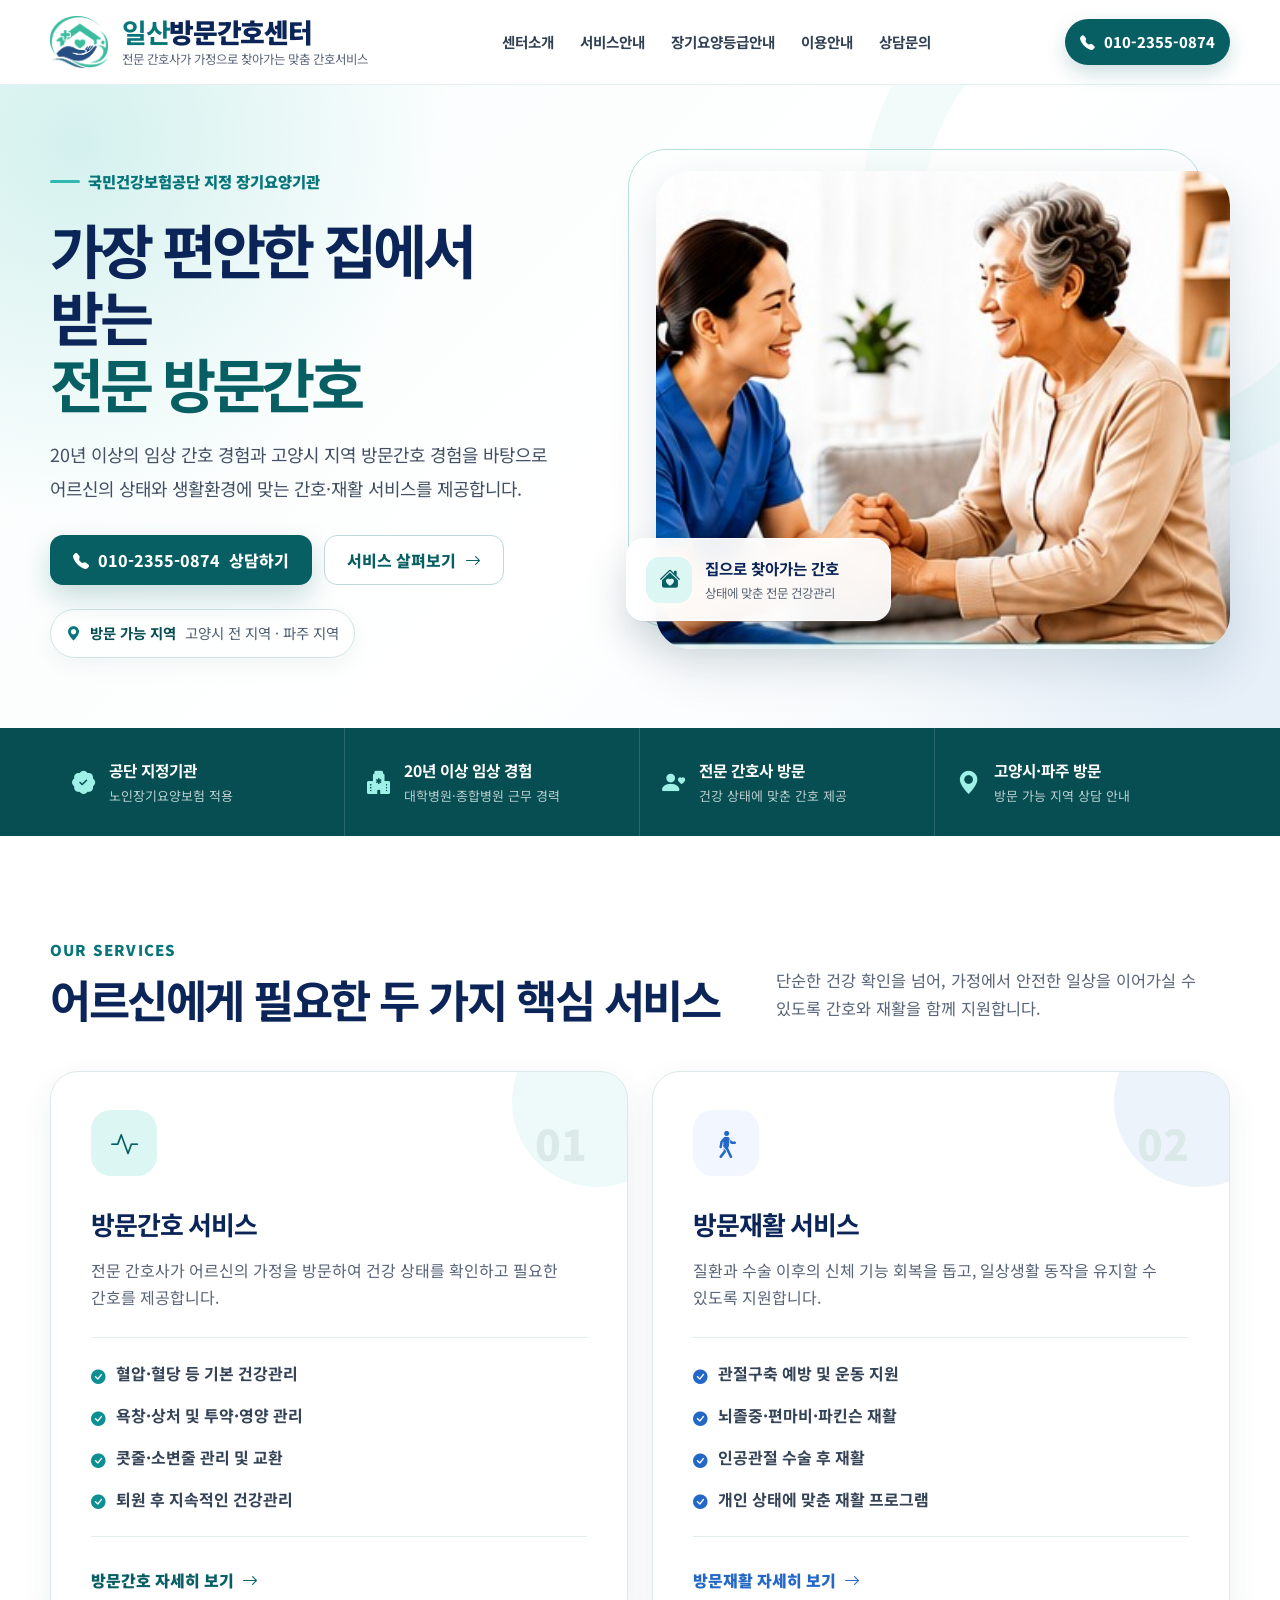
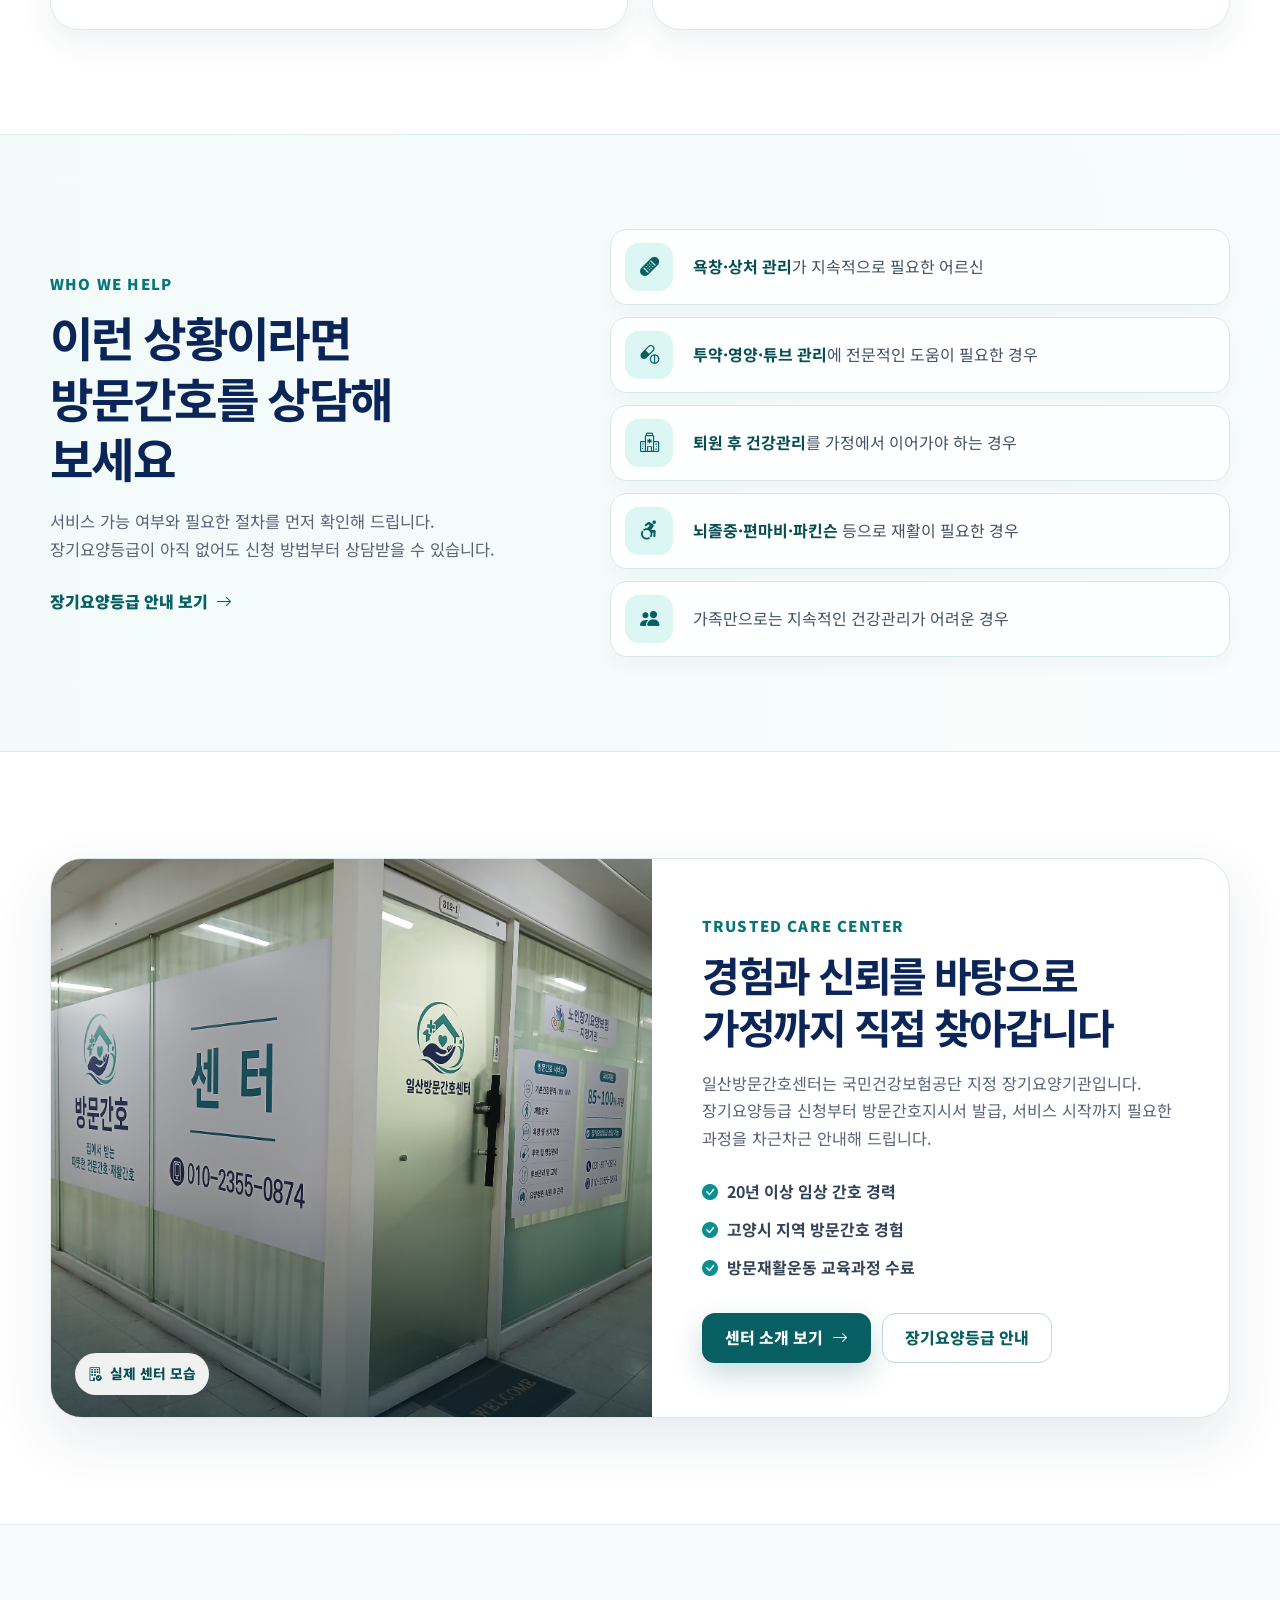
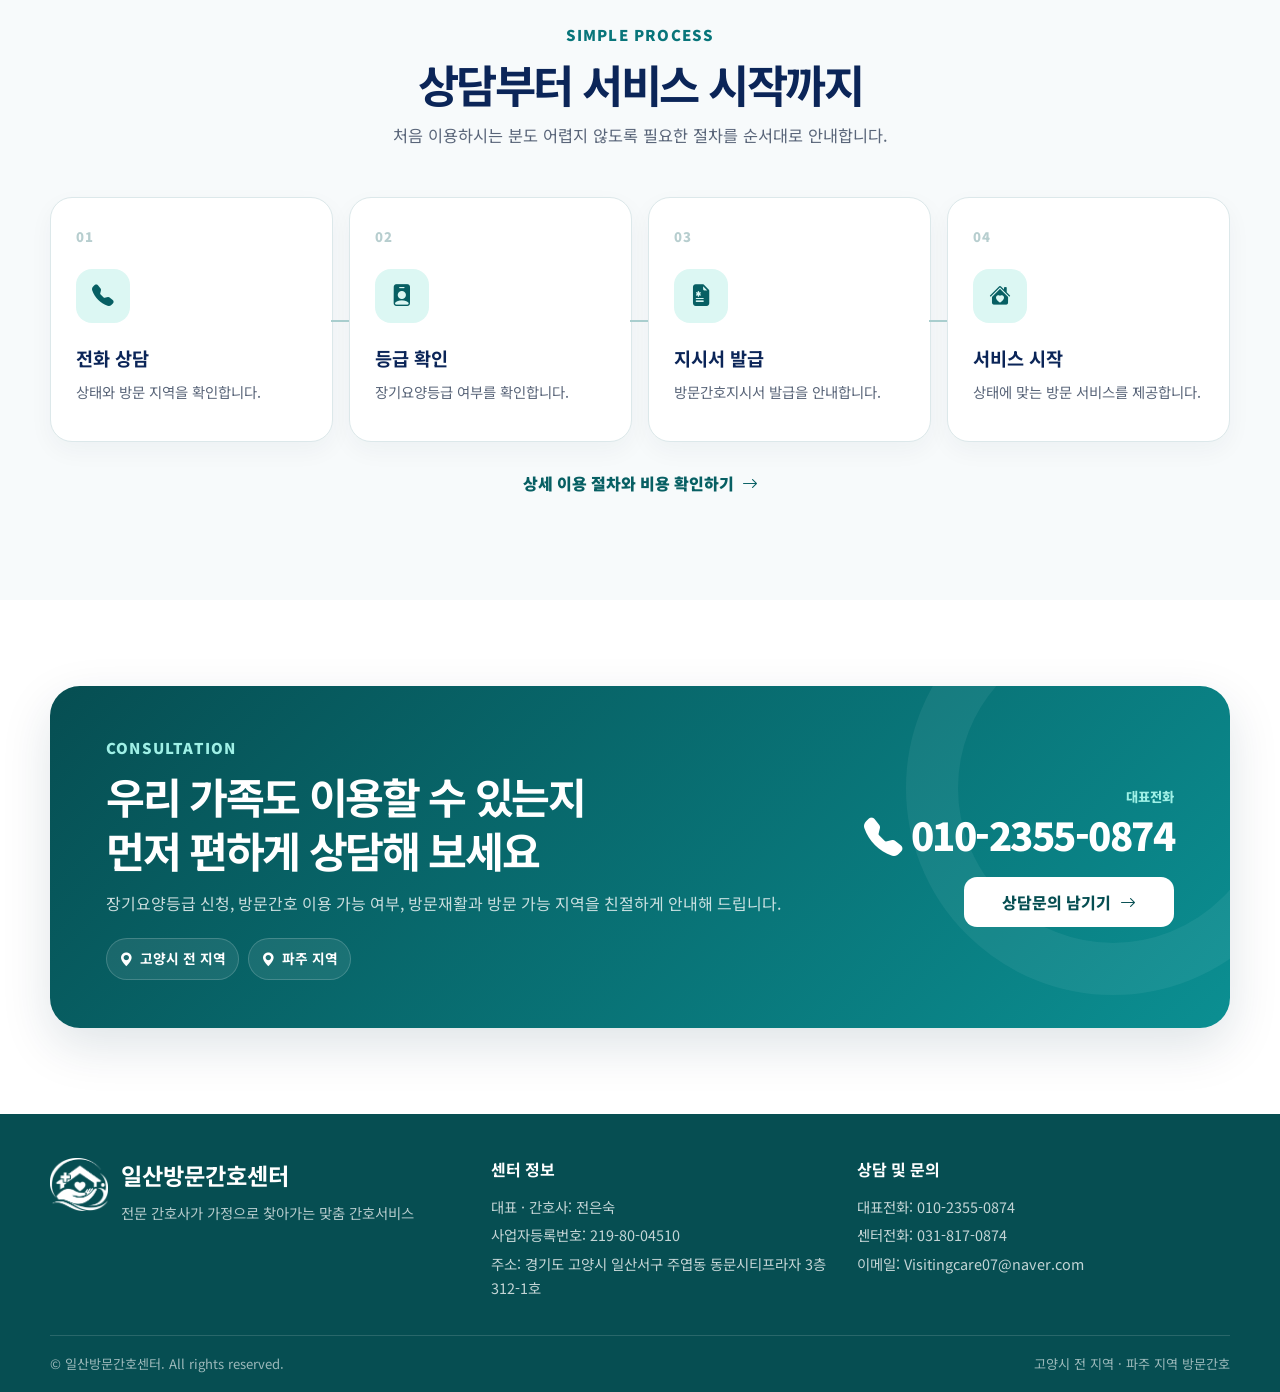
<file: index.html>
<!doctype html>
<html lang="ko">
<head>
  <meta charset="utf-8">
  <meta name="viewport" content="width=device-width, initial-scale=1">
  <meta name="description" content="고양시와 파주 지역을 방문하는 일산방문간호센터. 방문간호, 방문재활, 장기요양등급 상담을 제공합니다.">
  <title>일산방문간호센터 | 방문간호·방문재활</title>
  <link rel="preconnect" href="https://fonts.googleapis.com">
  <link rel="preconnect" href="https://fonts.gstatic.com" crossorigin>
  <link href="https://fonts.googleapis.com/css2?family=Noto+Sans+KR:wght@400;500;700;800;900&display=swap" rel="stylesheet">
  <link rel="stylesheet" href="https://cdn.jsdelivr.net/npm/bootstrap-icons@1.11.3/font/bootstrap-icons.min.css">
  <link rel="stylesheet" href="assets/css/styles.css">
  <link rel="stylesheet" href="assets/css/home.css">
</head>
<body data-page="home">
  <div data-site-header></div>

  <main id="main-content">
    <section class="hero home-hero">
      <div class="container hero-grid home-hero-grid">
        <div class="home-hero-copy fade-up">
          <span class="eyebrow">국민건강보험공단 지정 장기요양기관</span>
          <h1>가장 편안한 집에서 받는<br><em>전문 방문간호</em></h1>
          <p>20년 이상의 임상 간호 경험과 고양시 지역 방문간호 경험을 바탕으로 어르신의 상태와 생활환경에 맞는 간호·재활 서비스를 제공합니다.</p>
          <div class="hero-actions">
            <a class="btn btn-primary" href="tel:" data-phone-link="main">
              <i class="bi bi-telephone-fill"></i>
              <span data-phone-text="main"></span> 상담하기
            </a>
            <a class="btn btn-secondary" href="services.html">
              서비스 살펴보기 <i class="bi bi-arrow-right"></i>
            </a>
          </div>
          <div class="home-hero-note">
            <i class="bi bi-geo-alt-fill"></i>
            <span><strong>방문 가능 지역</strong> 고양시 전 지역 · 파주 지역</span>
          </div>
        </div>

        <div class="hero-photo home-hero-photo fade-up">
          <img src="assets/images/care-smile.jpg" alt="방문간호사가 어르신의 손을 잡고 대화하는 모습">
          <div class="home-photo-badge" aria-hidden="true">
            <i class="bi bi-house-heart-fill"></i>
            <div><strong>집으로 찾아가는 간호</strong><span>상태에 맞춘 전문 건강관리</span></div>
          </div>
        </div>
      </div>
    </section>

    <section class="home-trust-strip" aria-label="센터 주요 특징">
      <div class="container home-trust-grid">
        <div class="home-trust-item">
          <i class="bi bi-patch-check-fill"></i>
          <div><strong>공단 지정기관</strong><span>노인장기요양보험 적용</span></div>
        </div>
        <div class="home-trust-item">
          <i class="bi bi-hospital-fill"></i>
          <div><strong>20년 이상 임상 경험</strong><span>대학병원·종합병원 근무 경력</span></div>
        </div>
        <div class="home-trust-item">
          <i class="bi bi-person-heart"></i>
          <div><strong>전문 간호사 방문</strong><span>건강 상태에 맞춘 간호 제공</span></div>
        </div>
        <div class="home-trust-item">
          <i class="bi bi-geo-alt-fill"></i>
          <div><strong>고양시·파주 방문</strong><span>방문 가능 지역 상담 안내</span></div>
        </div>
      </div>
    </section>

    <section class="section home-services-section">
      <div class="container">
        <div class="home-section-heading fade-up">
          <div>
            <span class="section-kicker">Our Services</span>
            <h2 class="section-title">어르신에게 필요한 두 가지 핵심 서비스</h2>
          </div>
          <p>단순한 건강 확인을 넘어, 가정에서 안전한 일상을 이어가실 수 있도록 간호와 재활을 함께 지원합니다.</p>
        </div>

        <div class="home-service-grid">
          <article class="home-service-card home-service-card--nursing fade-up">
            <div class="home-service-top">
              <div class="home-service-icon"><i class="bi bi-activity"></i></div>
              <span>01</span>
            </div>
            <h3>방문간호 서비스</h3>
            <p>전문 간호사가 어르신의 가정을 방문하여 건강 상태를 확인하고 필요한 간호를 제공합니다.</p>
            <ul class="home-service-list">
              <li><i class="bi bi-check-circle-fill"></i>혈압·혈당 등 기본 건강관리</li>
              <li><i class="bi bi-check-circle-fill"></i>욕창·상처 및 투약·영양 관리</li>
              <li><i class="bi bi-check-circle-fill"></i>콧줄·소변줄 관리 및 교환</li>
              <li><i class="bi bi-check-circle-fill"></i>퇴원 후 지속적인 건강관리</li>
            </ul>
            <a class="home-service-link" href="services.html">
              방문간호 자세히 보기 <i class="bi bi-arrow-right"></i>
            </a>
          </article>

          <article class="home-service-card home-service-card--rehab fade-up">
            <div class="home-service-top">
              <div class="home-service-icon"><i class="bi bi-person-walking"></i></div>
              <span>02</span>
            </div>
            <h3>방문재활 서비스</h3>
            <p>질환과 수술 이후의 신체 기능 회복을 돕고, 일상생활 동작을 유지할 수 있도록 지원합니다.</p>
            <ul class="home-service-list">
              <li><i class="bi bi-check-circle-fill"></i>관절구축 예방 및 운동 지원</li>
              <li><i class="bi bi-check-circle-fill"></i>뇌졸중·편마비·파킨슨 재활</li>
              <li><i class="bi bi-check-circle-fill"></i>인공관절 수술 후 재활</li>
              <li><i class="bi bi-check-circle-fill"></i>개인 상태에 맞춘 재활 프로그램</li>
            </ul>
            <a class="home-service-link" href="services.html">
              방문재활 자세히 보기 <i class="bi bi-arrow-right"></i>
            </a>
          </article>
        </div>
      </div>
    </section>

    <section class="section home-needs-section">
      <div class="container home-needs-grid">
        <div class="home-needs-copy fade-up">
          <span class="section-kicker">Who We Help</span>
          <h2>이런 상황이라면<br>방문간호를 상담해 보세요</h2>
          <p>서비스 가능 여부와 필요한 절차를 먼저 확인해 드립니다. 장기요양등급이 아직 없어도 신청 방법부터 상담받을 수 있습니다.</p>
          <a class="text-link" href="long-term-care.html">장기요양등급 안내 보기 <i class="bi bi-arrow-right"></i></a>
        </div>
        <div class="home-needs-list fade-up">
          <div><i class="bi bi-bandaid-fill"></i><span><strong>욕창·상처 관리</strong>가 지속적으로 필요한 어르신</span></div>
          <div><i class="bi bi-capsule-pill"></i><span><strong>투약·영양·튜브 관리</strong>에 전문적인 도움이 필요한 경우</span></div>
          <div><i class="bi bi-hospital"></i><span><strong>퇴원 후 건강관리</strong>를 가정에서 이어가야 하는 경우</span></div>
          <div><i class="bi bi-person-wheelchair"></i><span><strong>뇌졸중·편마비·파킨슨</strong> 등으로 재활이 필요한 경우</span></div>
          <div><i class="bi bi-people-fill"></i><span>가족만으로는 지속적인 건강관리가 어려운 경우</span></div>
        </div>
      </div>
    </section>

    <section class="section home-center-section">
      <div class="container home-center-panel fade-up">
        <div class="home-center-photo">
          <img src="assets/images/center-main.jpg" alt="일산방문간호센터 출입구와 외부 모습">
          <span><i class="bi bi-building-check"></i> 실제 센터 모습</span>
        </div>
        <div class="home-center-copy">
          <span class="section-kicker">Trusted Care Center</span>
          <h2>경험과 신뢰를 바탕으로<br>가정까지 직접 찾아갑니다</h2>
          <p>일산방문간호센터는 국민건강보험공단 지정 장기요양기관입니다. 장기요양등급 신청부터 방문간호지시서 발급, 서비스 시작까지 필요한 과정을 차근차근 안내해 드립니다.</p>
          <div class="home-center-points">
            <span><i class="bi bi-check-circle-fill"></i>20년 이상 임상 간호 경력</span>
            <span><i class="bi bi-check-circle-fill"></i>고양시 지역 방문간호 경험</span>
            <span><i class="bi bi-check-circle-fill"></i>방문재활운동 교육과정 수료</span>
          </div>
          <div class="home-center-actions">
            <a class="btn btn-primary" href="center.html">센터 소개 보기 <i class="bi bi-arrow-right"></i></a>
            <a class="btn btn-secondary" href="long-term-care.html">장기요양등급 안내</a>
          </div>
        </div>
      </div>
    </section>

    <section class="section home-process-section">
      <div class="container">
        <div class="home-section-heading home-section-heading--center fade-up">
          <div>
            <span class="section-kicker">Simple Process</span>
            <h2 class="section-title">상담부터 서비스 시작까지</h2>
          </div>
          <p>처음 이용하시는 분도 어렵지 않도록 필요한 절차를 순서대로 안내합니다.</p>
        </div>

        <ol class="home-process-list fade-up">
          <li><span>01</span><i class="bi bi-telephone-fill"></i><strong>전화 상담</strong><p>상태와 방문 지역을 확인합니다.</p></li>
          <li><span>02</span><i class="bi bi-person-badge-fill"></i><strong>등급 확인</strong><p>장기요양등급 여부를 확인합니다.</p></li>
          <li><span>03</span><i class="bi bi-file-earmark-medical-fill"></i><strong>지시서 발급</strong><p>방문간호지시서 발급을 안내합니다.</p></li>
          <li><span>04</span><i class="bi bi-house-heart-fill"></i><strong>서비스 시작</strong><p>상태에 맞는 방문 서비스를 제공합니다.</p></li>
        </ol>
        <div class="home-process-link fade-up">
          <a href="guide.html">상세 이용 절차와 비용 확인하기 <i class="bi bi-arrow-right"></i></a>
        </div>
      </div>
    </section>

    <section class="section home-contact-section">
      <div class="container home-contact-panel fade-up">
        <div class="home-contact-copy">
          <span class="section-kicker">Consultation</span>
          <h2>우리 가족도 이용할 수 있는지<br>먼저 편하게 상담해 보세요</h2>
          <p>장기요양등급 신청, 방문간호 이용 가능 여부, 방문재활과 방문 가능 지역을 친절하게 안내해 드립니다.</p>
          <div class="home-contact-regions">
            <span><i class="bi bi-geo-alt-fill"></i>고양시 전 지역</span>
            <span><i class="bi bi-geo-alt-fill"></i>파주 지역</span>
          </div>
        </div>
        <div class="home-contact-action">
          <small>대표전화</small>
          <a href="tel:" data-phone-link="main"><i class="bi bi-telephone-fill"></i><span data-phone-text="main"></span></a>
          <a class="btn btn-light" href="contact.html">상담문의 남기기 <i class="bi bi-arrow-right"></i></a>
        </div>
      </div>
    </section>
  </main>

  <div data-site-footer></div>
  <script src="assets/js/main.js"></script>
</body>
</html>
</file>
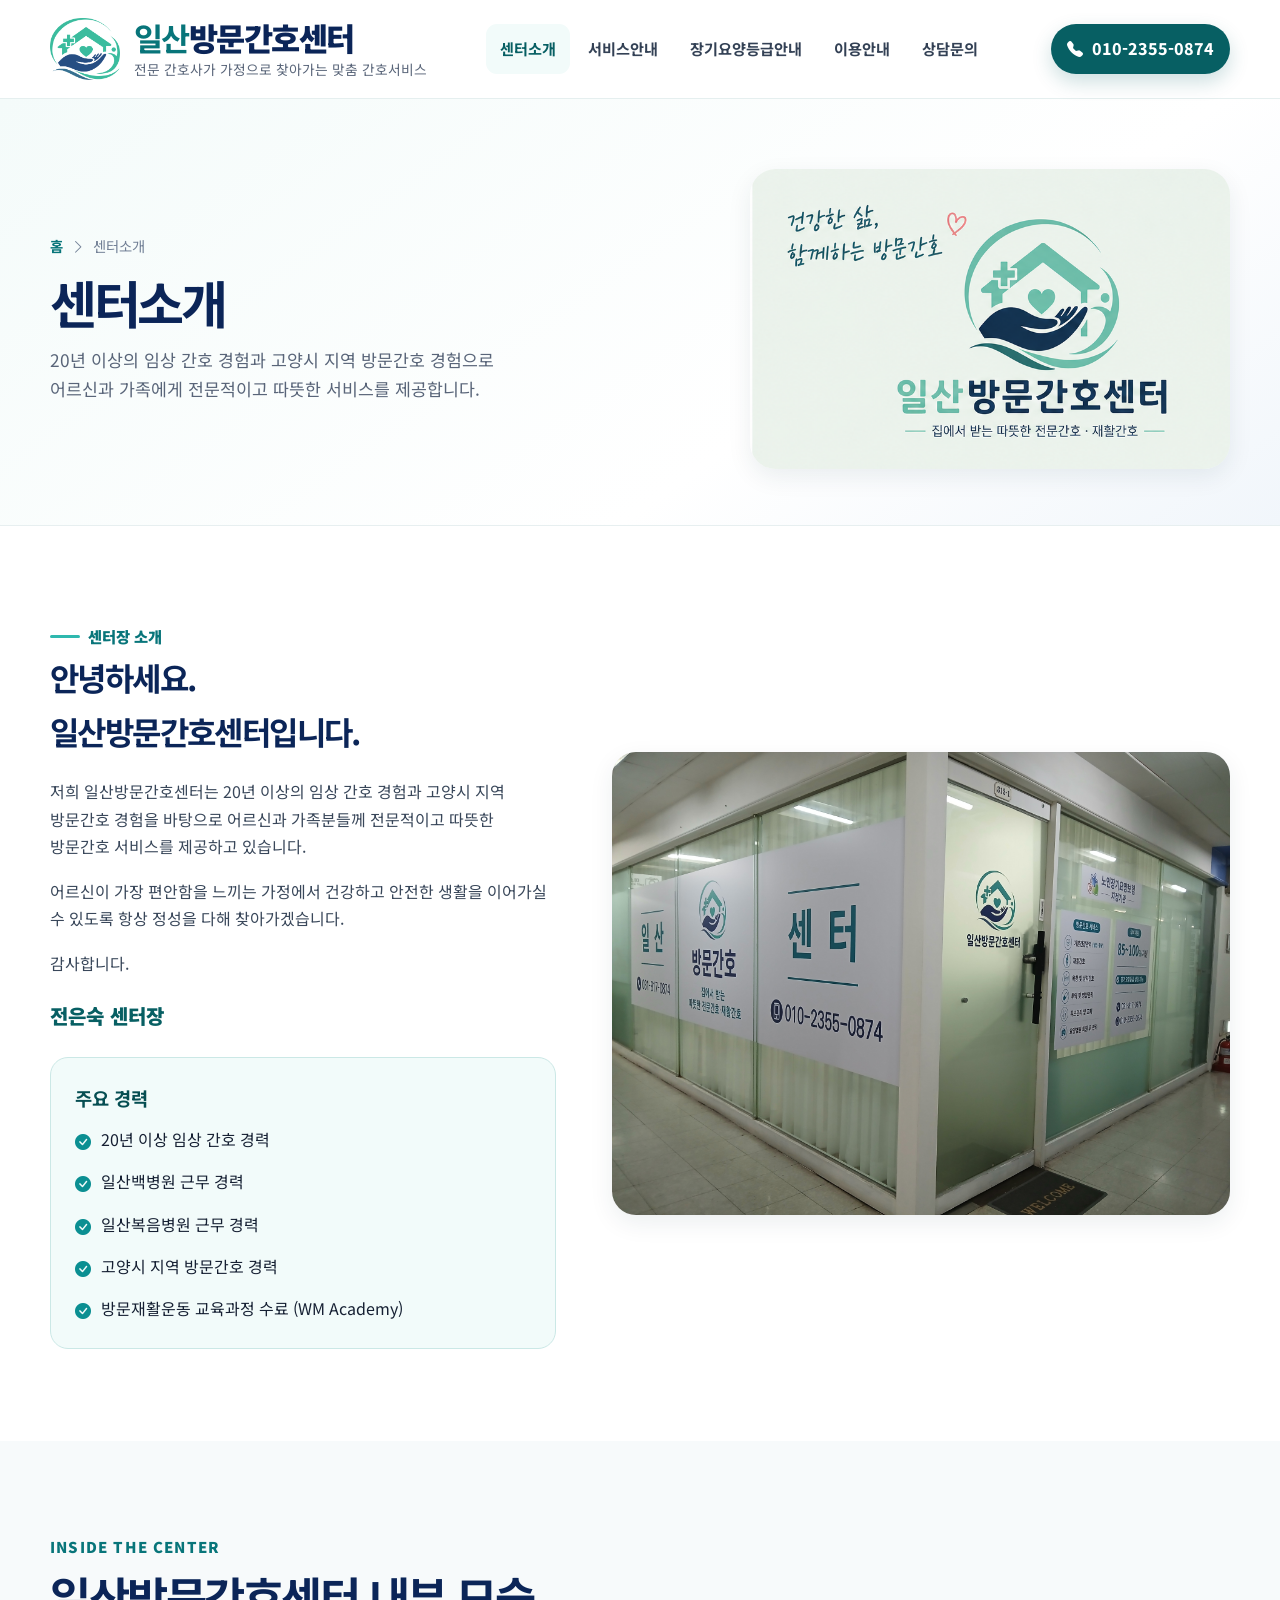
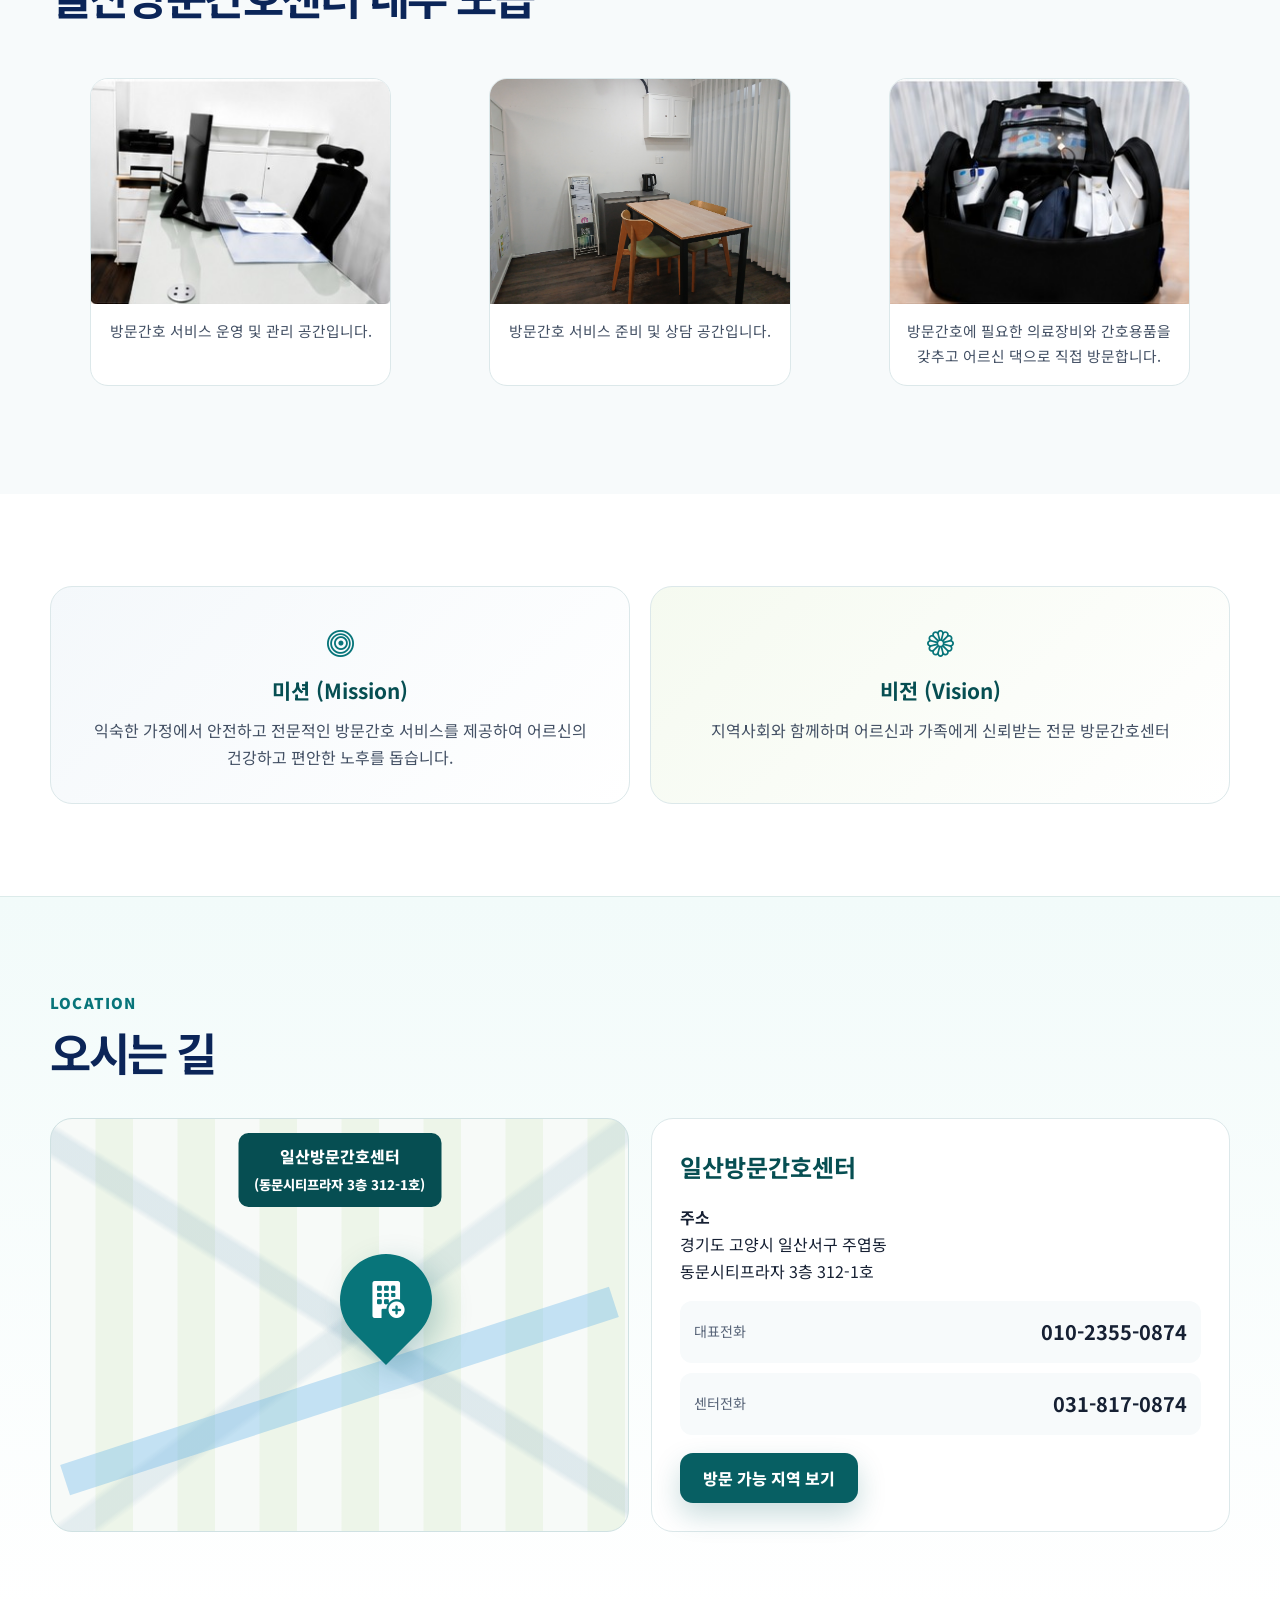
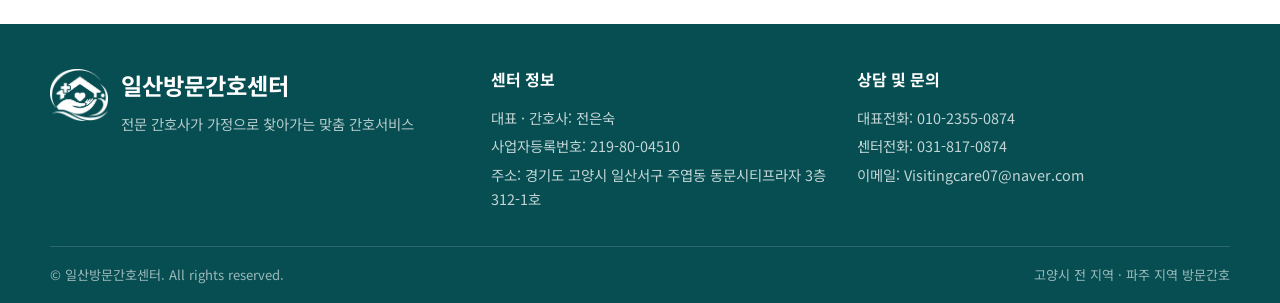
<file: center.html>
<!doctype html>
<html lang="ko">
<head>
  <meta charset="utf-8"><meta name="viewport" content="width=device-width, initial-scale=1">
  <meta name="description" content="일산방문간호센터 소개, 센터장 경력, 미션과 비전, 센터 내부 모습과 오시는 길을 안내합니다.">
  <title>센터소개 | 일산방문간호센터</title>
  <link rel="preconnect" href="https://fonts.googleapis.com"><link rel="preconnect" href="https://fonts.gstatic.com" crossorigin>
  <link href="https://fonts.googleapis.com/css2?family=Noto+Sans+KR:wght@400;500;700;800;900&display=swap" rel="stylesheet">
  <link rel="stylesheet" href="https://cdn.jsdelivr.net/npm/bootstrap-icons@1.11.3/font/bootstrap-icons.min.css"><link rel="stylesheet" href="assets/css/styles.css">
</head>
<body data-page="center">
<div data-site-header></div>
<main id="main-content">
  <section class="page-hero"><div class="container page-hero-inner"><div><div class="breadcrumb"><a href="index.html">홈</a><i class="bi bi-chevron-right"></i><span>센터소개</span></div><h1>센터소개</h1><p>20년 이상의 임상 간호 경험과 고양시 지역 방문간호 경험으로<br>어르신과 가족에게 전문적이고 따뜻한 서비스를 제공합니다.</p></div><img src="assets/images/contact-hero.png" alt="일산방문간호센터 상담 공간"></div></section>

  <section class="section"><div class="container split"><div class="prose fade-up"><span class="eyebrow">센터장 소개</span><h2>안녕하세요.<br>일산방문간호센터입니다.</h2><p>저희 일산방문간호센터는 20년 이상의 임상 간호 경험과 고양시 지역 방문간호 경험을 바탕으로 어르신과 가족분들께 전문적이고 따뜻한 방문간호 서비스를 제공하고 있습니다.</p><p>어르신이 가장 편안함을 느끼는 가정에서 건강하고 안전한 생활을 이어가실 수 있도록 항상 정성을 다해 찾아가겠습니다.</p><p>감사합니다.</p><div class="signature">전은숙 센터장</div><div class="profile-box"><h3>주요 경력</h3><ul class="check-list"><li><i class="bi bi-check-circle-fill"></i>20년 이상 임상 간호 경력</li><li><i class="bi bi-check-circle-fill"></i>일산백병원 근무 경력</li><li><i class="bi bi-check-circle-fill"></i>일산복음병원 근무 경력</li><li><i class="bi bi-check-circle-fill"></i>고양시 지역 방문간호 경력</li><li><i class="bi bi-check-circle-fill"></i>방문재활운동 교육과정 수료 (WM Academy)</li></ul></div></div><div class="fade-up"><img src="assets/images/center-main.jpg" alt="일산방문간호센터 상담 공간"></div></div></section>

  <section class="section section-soft"><div class="container"><div class="section-head fade-up"><span class="section-kicker">Inside the Center</span><h2 class="section-title">일산방문간호센터 내부 모습</h2></div><div class="photo-grid"><figure class="photo-card fade-up"><img src="assets/images/center-office.jpg" alt="방문간호 서비스 운영 및 관리 공간"><p>방문간호 서비스 운영 및 관리 공간입니다.</p></figure><figure class="photo-card fade-up"><img src="assets/images/center-consult.jpg" alt="방문간호 서비스 준비 및 상담 공간"><p>방문간호 서비스 준비 및 상담 공간입니다.</p></figure><figure class="photo-card fade-up"><img src="assets/images/equipment.jpg" alt="방문간호 의료장비와 간호용품"><p>방문간호에 필요한 의료장비와 간호용품을 갖추고 어르신 댁으로 직접 방문합니다.</p></figure></div></div></section>

  <section class="section"><div class="container"><div class="mission-grid"><article class="mission-card fade-up"><i class="bi bi-bullseye"></i><h3>미션 (Mission)</h3><p>익숙한 가정에서 안전하고 전문적인 방문간호 서비스를 제공하여 어르신의 건강하고 편안한 노후를 돕습니다.</p></article><article class="mission-card fade-up"><i class="bi bi-flower1"></i><h3>비전 (Vision)</h3><p>지역사회와 함께하며 어르신과 가족에게 신뢰받는 전문 방문간호센터</p></article></div></div></section>

  <section class="section section-tint"><div class="container"><div class="section-head fade-up"><span class="section-kicker">Location</span><h2 class="section-title">오시는 길</h2></div><div class="location-grid"><div class="map-box fade-up"><div class="map-label">일산방문간호센터<br><small>(<span data-location-note></span>)</small></div><div class="map-pin"><i class="bi bi-building-fill-add"></i></div></div><div class="address-box fade-up"><h2>일산방문간호센터</h2><p data-address-block="full"></p><div class="phone-stack" data-phone-stack></div><a class="btn btn-primary" style="margin-top:18px" href="contact.html">방문 가능 지역 보기</a></div></div></div></section>
</main>
<div data-site-footer></div><script src="assets/js/main.js"></script>
</body></html>
</file>
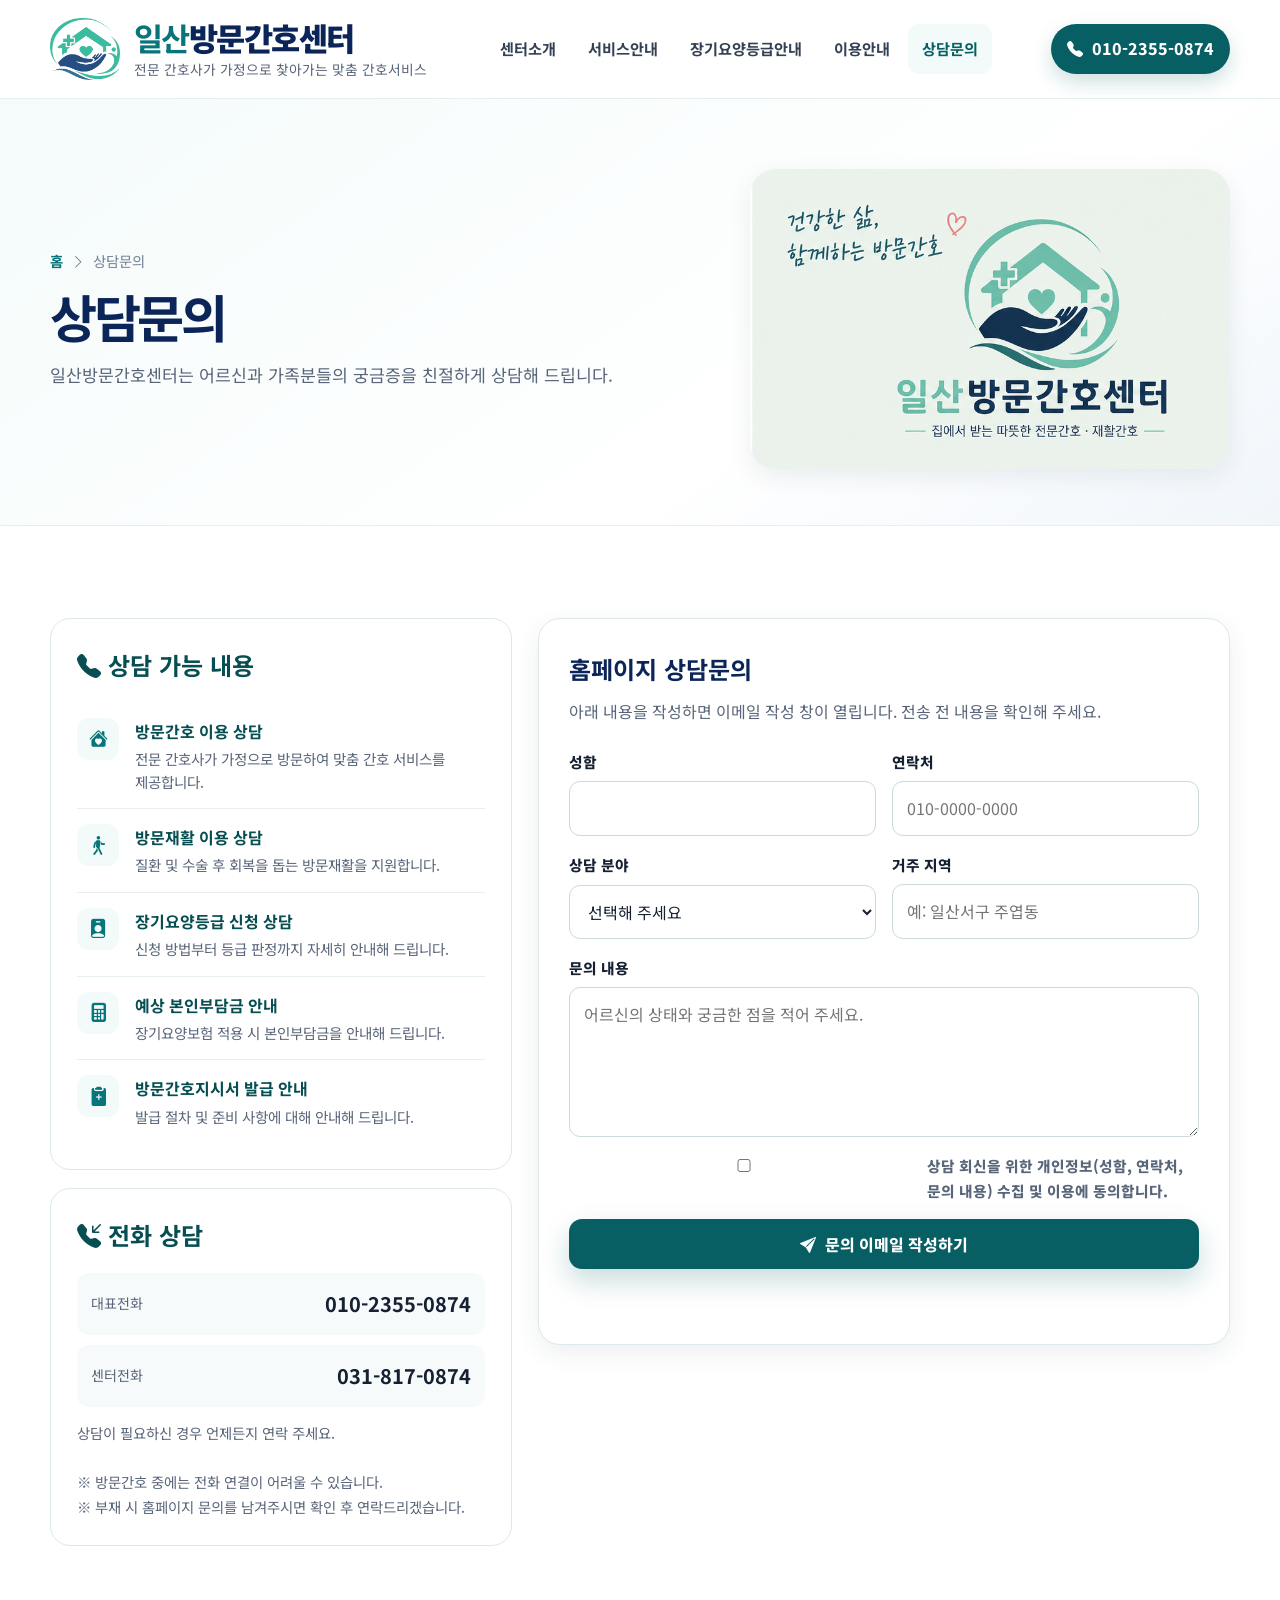
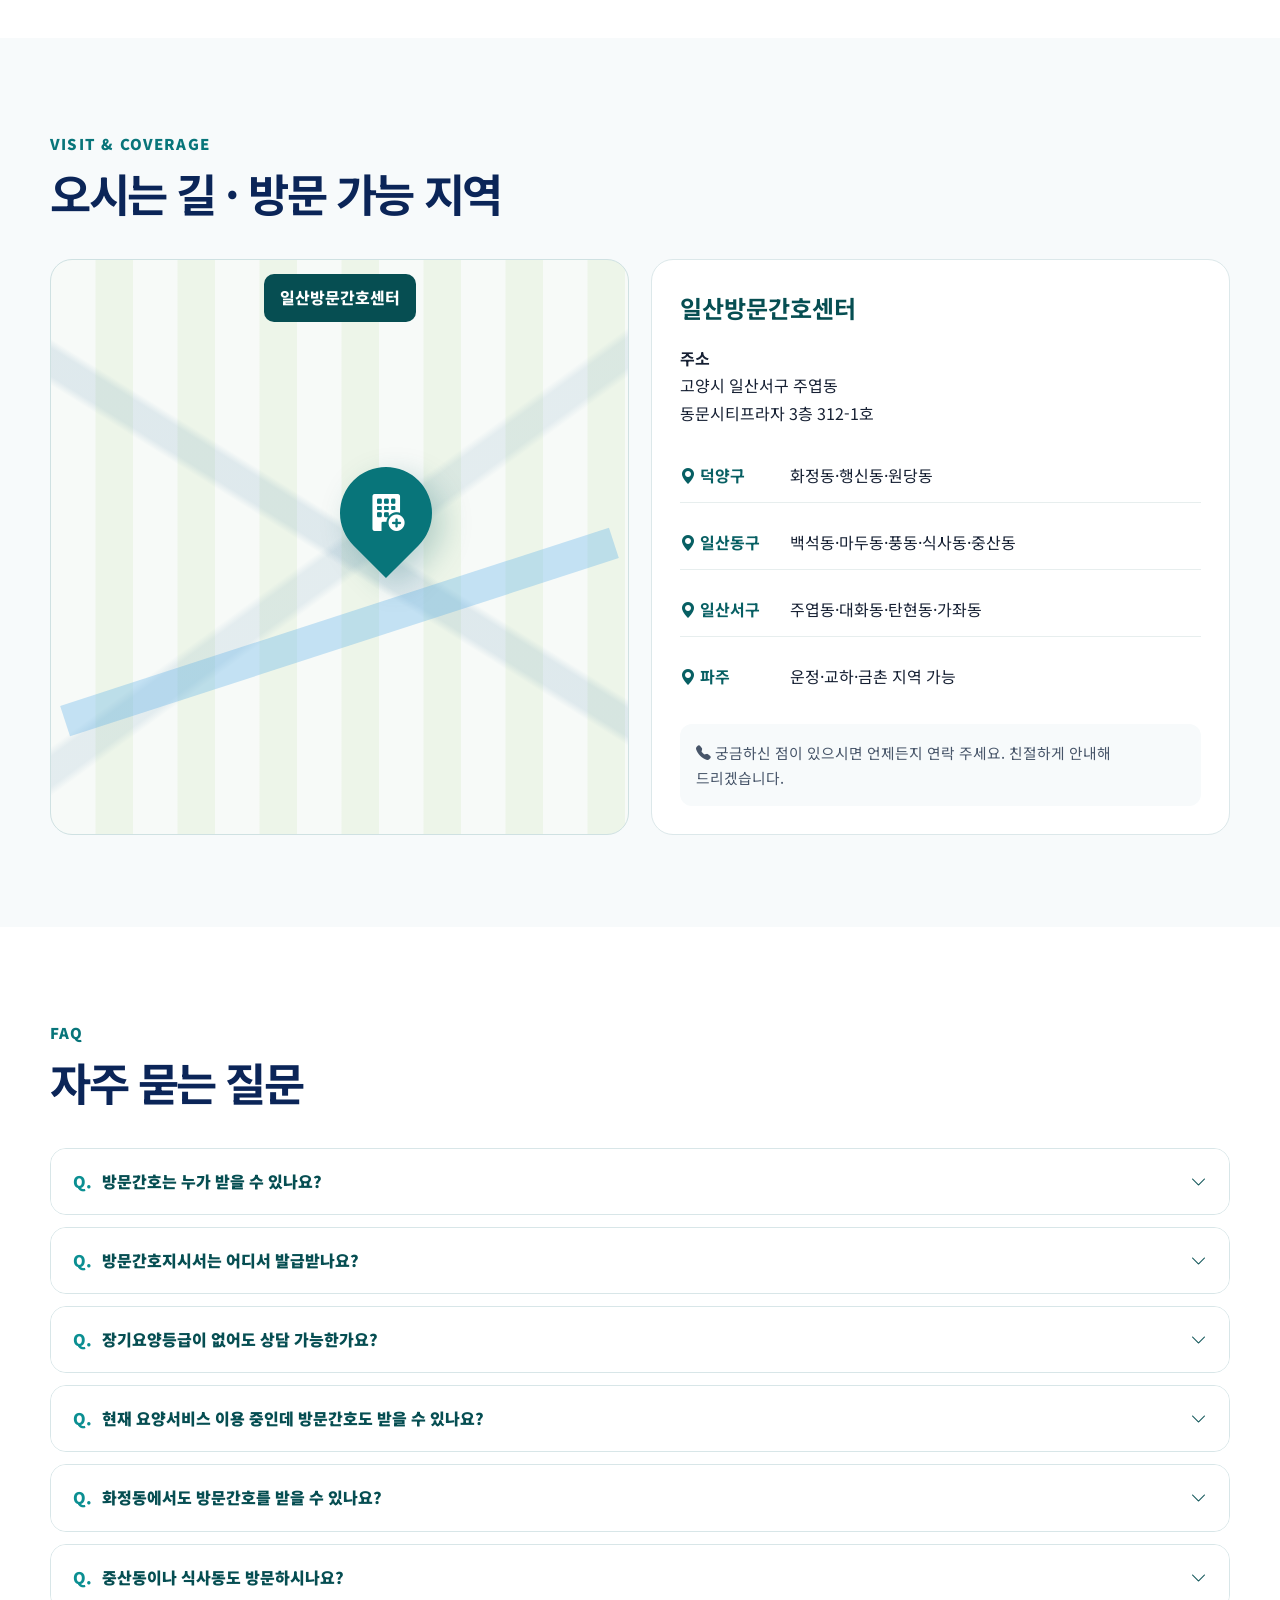
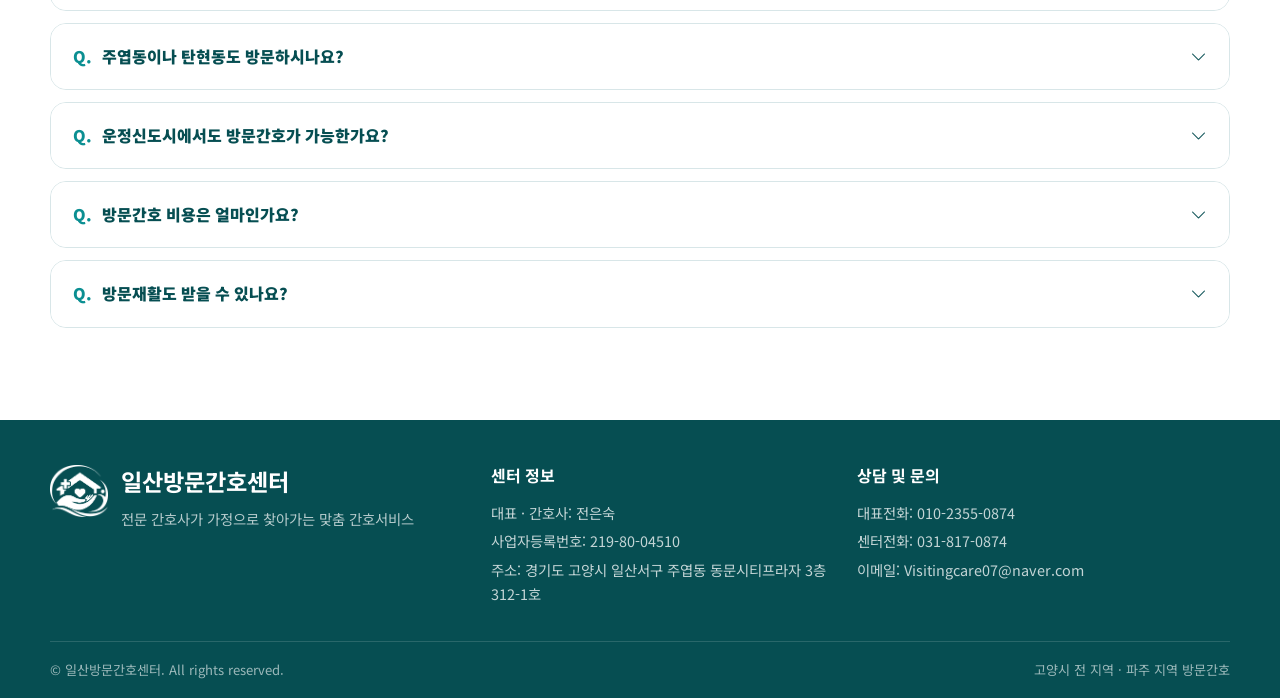
<file: contact.html>
<!doctype html>
<html lang="ko">
<head><meta charset="utf-8"><meta name="viewport" content="width=device-width, initial-scale=1"><meta name="description" content="일산방문간호센터 상담문의, 전화번호, 주소, 방문 가능 지역과 자주 묻는 질문을 안내합니다."><title>상담문의 | 일산방문간호센터</title><link rel="preconnect" href="https://fonts.googleapis.com"><link rel="preconnect" href="https://fonts.gstatic.com" crossorigin><link href="https://fonts.googleapis.com/css2?family=Noto+Sans+KR:wght@400;500;700;800;900&display=swap" rel="stylesheet"><link rel="stylesheet" href="https://cdn.jsdelivr.net/npm/bootstrap-icons@1.11.3/font/bootstrap-icons.min.css"><link rel="stylesheet" href="assets/css/styles.css"></head>
<body data-page="contact"><div data-site-header></div><main id="main-content">
<section class="page-hero"><div class="container page-hero-inner"><div><div class="breadcrumb"><a href="index.html">홈</a><i class="bi bi-chevron-right"></i><span>상담문의</span></div><h1>상담문의</h1><p>일산방문간호센터는 어르신과 가족분들의 궁금증을 친절하게 상담해 드립니다.</p></div><img src="assets/images/contact-hero.png" alt="건강한 삶, 함께하는 방문간호 일산방문간호센터 안내 이미지"></div></section>

<section class="section"><div class="container contact-layout"><aside class="contact-sidebar"><div class="contact-card fade-up"><h2><i class="bi bi-telephone-fill"></i> 상담 가능 내용</h2><div class="contact-category"><i class="bi bi-house-heart-fill"></i><div><strong>방문간호 이용 상담</strong><p>전문 간호사가 가정으로 방문하여 맞춤 간호 서비스를 제공합니다.</p></div></div><div class="contact-category"><i class="bi bi-person-walking"></i><div><strong>방문재활 이용 상담</strong><p>질환 및 수술 후 회복을 돕는 방문재활을 지원합니다.</p></div></div><div class="contact-category"><i class="bi bi-person-badge-fill"></i><div><strong>장기요양등급 신청 상담</strong><p>신청 방법부터 등급 판정까지 자세히 안내해 드립니다.</p></div></div><div class="contact-category"><i class="bi bi-calculator-fill"></i><div><strong>예상 본인부담금 안내</strong><p>장기요양보험 적용 시 본인부담금을 안내해 드립니다.</p></div></div><div class="contact-category"><i class="bi bi-clipboard2-plus-fill"></i><div><strong>방문간호지시서 발급 안내</strong><p>발급 절차 및 준비 사항에 대해 안내해 드립니다.</p></div></div></div><div class="contact-card fade-up"><h2><i class="bi bi-telephone-inbound-fill"></i> 전화 상담</h2><div class="phone-stack" data-phone-stack></div><p style="margin-bottom:0;color:var(--muted);font-size:.9rem">상담이 필요하신 경우 언제든지 연락 주세요.<br><br>※ 방문간호 중에는 전화 연결이 어려울 수 있습니다.<br>※ 부재 시 홈페이지 문의를 남겨주시면 확인 후 연락드리겠습니다.</p></div></aside>

<form class="form-card fade-up" id="consult-form"><h2>홈페이지 상담문의</h2><p>아래 내용을 작성하면 이메일 작성 창이 열립니다. 전송 전 내용을 확인해 주세요.</p><div class="form-grid"><div class="form-field"><label for="name">성함</label><input id="name" name="name" autocomplete="name" required></div><div class="form-field"><label for="phone">연락처</label><input id="phone" name="phone" type="tel" autocomplete="tel" placeholder="010-0000-0000" required></div><div class="form-field"><label for="category">상담 분야</label><select id="category" name="category" required><option value="">선택해 주세요</option><option>방문간호 이용 상담</option><option>방문재활 이용 상담</option><option>장기요양등급 신청 상담</option><option>예상 본인부담금 안내</option><option>방문간호지시서 발급 안내</option><option>기타 문의</option></select></div><div class="form-field"><label for="region">거주 지역</label><input id="region" name="region" placeholder="예: 일산서구 주엽동" required></div><div class="form-field full"><label for="message">문의 내용</label><textarea id="message" name="message" placeholder="어르신의 상태와 궁금한 점을 적어 주세요." required></textarea></div><div class="form-field full"><label class="checkbox"><input type="checkbox" name="privacy" value="동의"><span>상담 회신을 위한 개인정보(성함, 연락처, 문의 내용) 수집 및 이용에 동의합니다.</span></label></div><div class="form-field full"><button class="btn btn-primary" type="submit"><i class="bi bi-send-fill"></i> 문의 이메일 작성하기</button><div class="form-status" aria-live="polite"></div></div></div></form></div></section>

<section class="section section-soft"><div class="container"><div class="section-head fade-up"><span class="section-kicker">Visit & Coverage</span><h2 class="section-title">오시는 길 · 방문 가능 지역</h2></div><div class="location-grid"><div class="map-box fade-up"><div class="map-label">일산방문간호센터</div><div class="map-pin"><i class="bi bi-building-fill-add"></i></div></div><div class="address-box fade-up"><h2>일산방문간호센터</h2><p data-address-block="short"></p><div class="region-list"><div><strong><i class="bi bi-geo-alt-fill"></i> 덕양구</strong><span>화정동·행신동·원당동</span></div><div><strong><i class="bi bi-geo-alt-fill"></i> 일산동구</strong><span>백석동·마두동·풍동·식사동·중산동</span></div><div><strong><i class="bi bi-geo-alt-fill"></i> 일산서구</strong><span>주엽동·대화동·탄현동·가좌동</span></div><div><strong><i class="bi bi-geo-alt-fill"></i> 파주</strong><span>운정·교하·금촌 지역 가능</span></div></div><div class="note-box"><i class="bi bi-telephone-fill"></i> 궁금하신 점이 있으시면 언제든지 연락 주세요. 친절하게 안내해 드리겠습니다.</div></div></div></div></section>

<section class="section"><div class="container"><div class="section-head fade-up"><span class="section-kicker">FAQ</span><h2 class="section-title">자주 묻는 질문</h2></div><div class="faq-list">
<div class="faq-item fade-up"><button class="faq-question" aria-expanded="false"><span>방문간호는 누가 받을 수 있나요?</span><i class="bi bi-chevron-down"></i></button><div class="faq-answer">장기요양등급을 받으신 어르신 중 의사, 한의사 또는 치과의사의 방문간호지시서를 발급받은 경우 이용 가능합니다.</div></div>
<div class="faq-item fade-up"><button class="faq-question" aria-expanded="false"><span>방문간호지시서는 어디서 발급받나요?</span><i class="bi bi-chevron-down"></i></button><div class="faq-answer">병원, 의원 또는 한의원에서 진료 후 발급받거나, 의사 또는 한의사의 방문진료를 통해 가정에서 발급받을 수 있습니다.</div></div>
<div class="faq-item fade-up"><button class="faq-question" aria-expanded="false"><span>장기요양등급이 없어도 상담 가능한가요?</span><i class="bi bi-chevron-down"></i></button><div class="faq-answer">네. 장기요양등급 신청방법부터 무료로 상담해 드립니다.</div></div>
<div class="faq-item fade-up"><button class="faq-question" aria-expanded="false"><span>현재 요양서비스 이용 중인데 방문간호도 받을 수 있나요?</span><i class="bi bi-chevron-down"></i></button><div class="faq-answer">네. 가능합니다. 방문요양, 방문목욕 등 다른 재가서비스를 이용하면서 방문간호 서비스를 함께 받을 수 있습니다.</div></div>
<div class="faq-item fade-up"><button class="faq-question" aria-expanded="false"><span>화정동에서도 방문간호를 받을 수 있나요?</span><i class="bi bi-chevron-down"></i></button><div class="faq-answer">네. 화정동을 포함한 덕양구 전 지역 방문간호 가능합니다.</div></div>
<div class="faq-item fade-up"><button class="faq-question" aria-expanded="false"><span>중산동이나 식사동도 방문하시나요?</span><i class="bi bi-chevron-down"></i></button><div class="faq-answer">네. 백석동·마두동·풍동·식사동·중산동 등 일산동구 전 지역 방문간호 가능합니다.</div></div>
<div class="faq-item fade-up"><button class="faq-question" aria-expanded="false"><span>주엽동이나 탄현동도 방문하시나요?</span><i class="bi bi-chevron-down"></i></button><div class="faq-answer">네. 주엽동·대화동·탄현동·가좌동 등 일산서구 전 지역 방문간호 가능합니다.</div></div>
<div class="faq-item fade-up"><button class="faq-question" aria-expanded="false"><span>운정신도시에서도 방문간호가 가능한가요?</span><i class="bi bi-chevron-down"></i></button><div class="faq-answer">네. 운정·교하·금촌 등 파주 지역도 방문간호 가능합니다.</div></div>
<div class="faq-item fade-up"><button class="faq-question" aria-expanded="false"><span>방문간호 비용은 얼마인가요?</span><i class="bi bi-chevron-down"></i></button><div class="faq-answer">장기요양보험 적용 시 본인부담금은 일반대상자 기준 약 6천원~1만원 정도입니다.</div></div>
<div class="faq-item fade-up"><button class="faq-question" aria-expanded="false"><span>방문재활도 받을 수 있나요?</span><i class="bi bi-chevron-down"></i></button><div class="faq-answer">네. 와상환자, 뇌졸중, 파킨슨병, 편마비, 인공관절 수술 후 방문재활 서비스를 제공하고 있습니다.</div></div>
</div></div></section>
</main><div data-site-footer></div><script src="assets/js/main.js"></script></body></html>
</file>
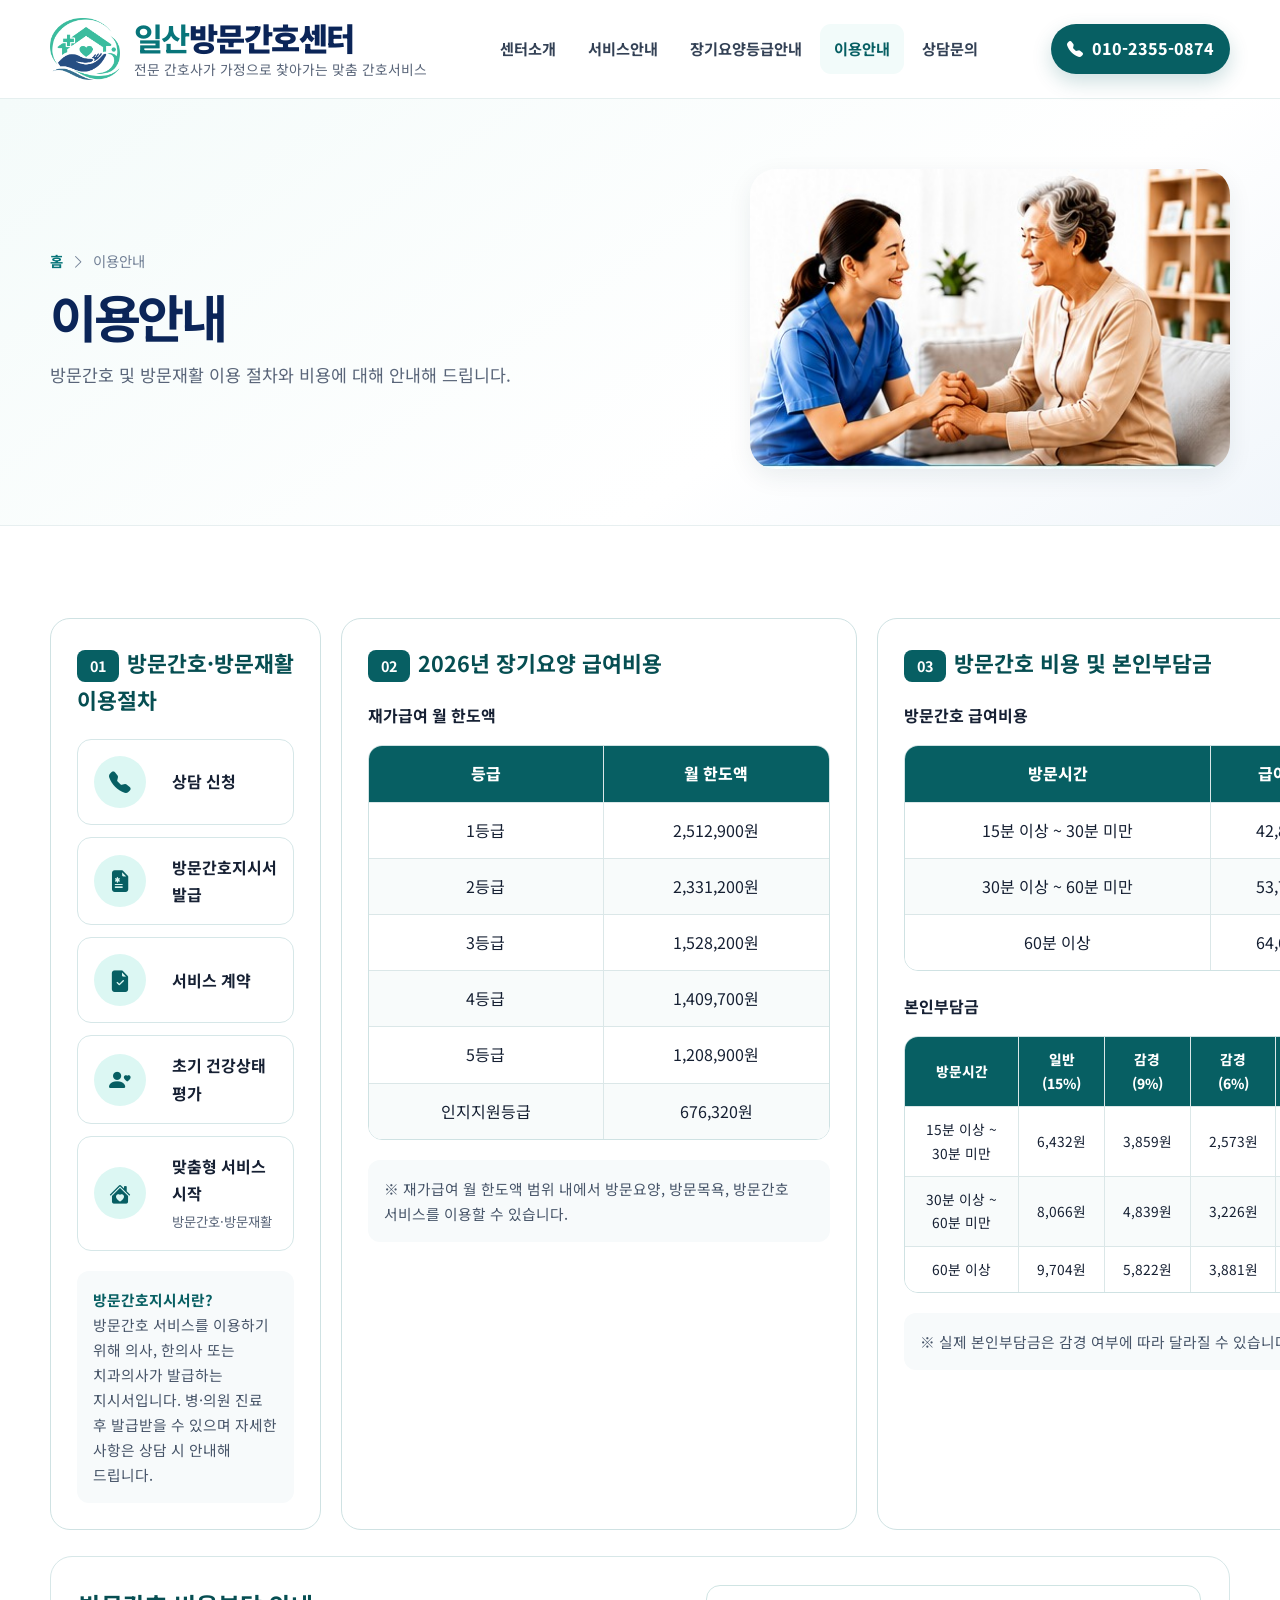
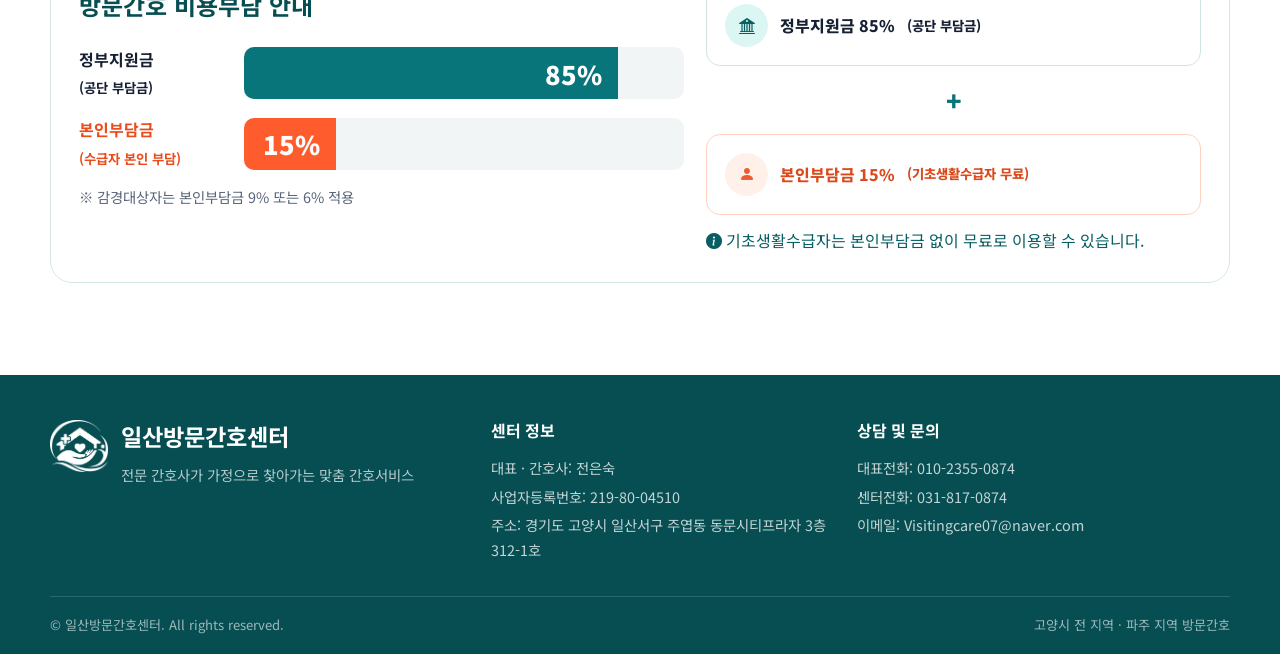
<file: guide.html>
<!doctype html>
<html lang="ko">
<head><meta charset="utf-8"><meta name="viewport" content="width=device-width, initial-scale=1"><meta name="description" content="방문간호 및 방문재활 이용 절차, 2026년 장기요양 급여비용, 방문간호 비용과 본인부담금을 안내합니다."><title>이용안내 | 일산방문간호센터</title><link rel="preconnect" href="https://fonts.googleapis.com"><link rel="preconnect" href="https://fonts.gstatic.com" crossorigin><link href="https://fonts.googleapis.com/css2?family=Noto+Sans+KR:wght@400;500;700;800;900&display=swap" rel="stylesheet"><link rel="stylesheet" href="https://cdn.jsdelivr.net/npm/bootstrap-icons@1.11.3/font/bootstrap-icons.min.css"><link rel="stylesheet" href="assets/css/styles.css"></head>
<body data-page="guide"><div data-site-header></div><main id="main-content">
<section class="page-hero"><div class="container page-hero-inner"><div><div class="breadcrumb"><a href="index.html">홈</a><i class="bi bi-chevron-right"></i><span>이용안내</span></div><h1>이용안내</h1><p>방문간호 및 방문재활 이용 절차와 비용에 대해 안내해 드립니다.</p></div><img src="assets/images/care-smile.jpg" alt="방문간호사가 어르신의 상태를 살피는 모습"></div></section>

<section class="section"><div class="container"><div class="guide-grid">
  <article class="guide-column fade-up"><h2><span>01</span>방문간호·방문재활 이용절차</h2><div class="process"><div class="process-item"><div class="process-icon"><i class="bi bi-telephone-fill"></i></div><strong>상담 신청</strong></div><div class="process-item"><div class="process-icon"><i class="bi bi-file-earmark-medical-fill"></i></div><strong>방문간호지시서 발급</strong></div><div class="process-item"><div class="process-icon"><i class="bi bi-file-earmark-check-fill"></i></div><strong>서비스 계약</strong></div><div class="process-item"><div class="process-icon"><i class="bi bi-person-heart"></i></div><strong>초기 건강상태 평가</strong></div><div class="process-item"><div class="process-icon"><i class="bi bi-house-heart-fill"></i></div><div><strong>맞춤형 서비스 시작</strong><small>방문간호·방문재활</small></div></div></div><div class="note-box"><strong style="color:var(--teal-900)">방문간호지시서란?</strong><br>방문간호 서비스를 이용하기 위해 의사, 한의사 또는 치과의사가 발급하는 지시서입니다. 병·의원 진료 후 발급받을 수 있으며 자세한 사항은 상담 시 안내해 드립니다.</div></article>

  <article class="guide-column fade-up"><h2><span>02</span>2026년 장기요양 급여비용</h2><h3 style="font-size:1rem">재가급여 월 한도액</h3><div class="table-wrap"><table><thead><tr><th>등급</th><th>월 한도액</th></tr></thead><tbody><tr><td>1등급</td><td>2,512,900원</td></tr><tr><td>2등급</td><td>2,331,200원</td></tr><tr><td>3등급</td><td>1,528,200원</td></tr><tr><td>4등급</td><td>1,409,700원</td></tr><tr><td>5등급</td><td>1,208,900원</td></tr><tr><td>인지지원등급</td><td>676,320원</td></tr></tbody></table></div><div class="note-box">※ 재가급여 월 한도액 범위 내에서 방문요양, 방문목욕, 방문간호 서비스를 이용할 수 있습니다.</div></article>

  <article class="guide-column fade-up"><h2><span>03</span>방문간호 비용 및 본인부담금</h2><h3 style="font-size:1rem">방문간호 급여비용</h3><div class="table-wrap"><table><thead><tr><th>방문시간</th><th>급여비용</th></tr></thead><tbody><tr><td>15분 이상 ~ 30분 미만</td><td>42,880원</td></tr><tr><td>30분 이상 ~ 60분 미만</td><td>53,770원</td></tr><tr><td>60분 이상</td><td>64,690원</td></tr></tbody></table></div><h3 style="font-size:1rem;margin-top:22px">본인부담금</h3><div class="table-wrap"><table class="small-table"><thead><tr><th>방문시간</th><th>일반<br>(15%)</th><th>감경<br>(9%)</th><th>감경<br>(6%)</th><th>기초생활<br>수급자</th></tr></thead><tbody><tr><td>15분 이상 ~<br>30분 미만</td><td>6,432원</td><td>3,859원</td><td>2,573원</td><td>0원</td></tr><tr><td>30분 이상 ~<br>60분 미만</td><td>8,066원</td><td>4,839원</td><td>3,226원</td><td>0원</td></tr><tr><td>60분 이상</td><td>9,704원</td><td>5,822원</td><td>3,881원</td><td>0원</td></tr></tbody></table></div><div class="note-box">※ 실제 본인부담금은 감경 여부에 따라 달라질 수 있습니다.</div></article>
</div>

<div class="cost-summary fade-up"><div><h2 style="margin-top:0;color:var(--teal-950)">방문간호 비용부담 안내</h2><div class="cost-bars"><div class="cost-row"><strong>정부지원금<br><small>(공단 부담금)</small></strong><div class="bar"><div class="bar-fill gov">85%</div></div></div><div class="cost-row"><strong style="color:#eb4c1c">본인부담금<br><small>(수급자 본인 부담)</small></strong><div class="bar"><div class="bar-fill self">15%</div></div></div></div><p style="color:var(--muted);font-size:.9rem">※ 감경대상자는 본인부담금 9% 또는 6% 적용</p></div><div class="cost-formula"><div class="formula-card"><i class="bi bi-bank2"></i>정부지원금 85% <small>(공단 부담금)</small></div><div style="text-align:center;font-size:1.6rem;color:var(--teal-800);font-weight:900">+</div><div class="formula-card orange"><i class="bi bi-person-fill"></i>본인부담금 15% <small>(기초생활수급자 무료)</small></div><p style="margin:0;color:var(--teal-900)"><i class="bi bi-info-circle-fill"></i> 기초생활수급자는 본인부담금 없이 무료로 이용할 수 있습니다.</p></div></div>
</div></section>
</main><div data-site-footer></div><script src="assets/js/main.js"></script></body></html>
</file>
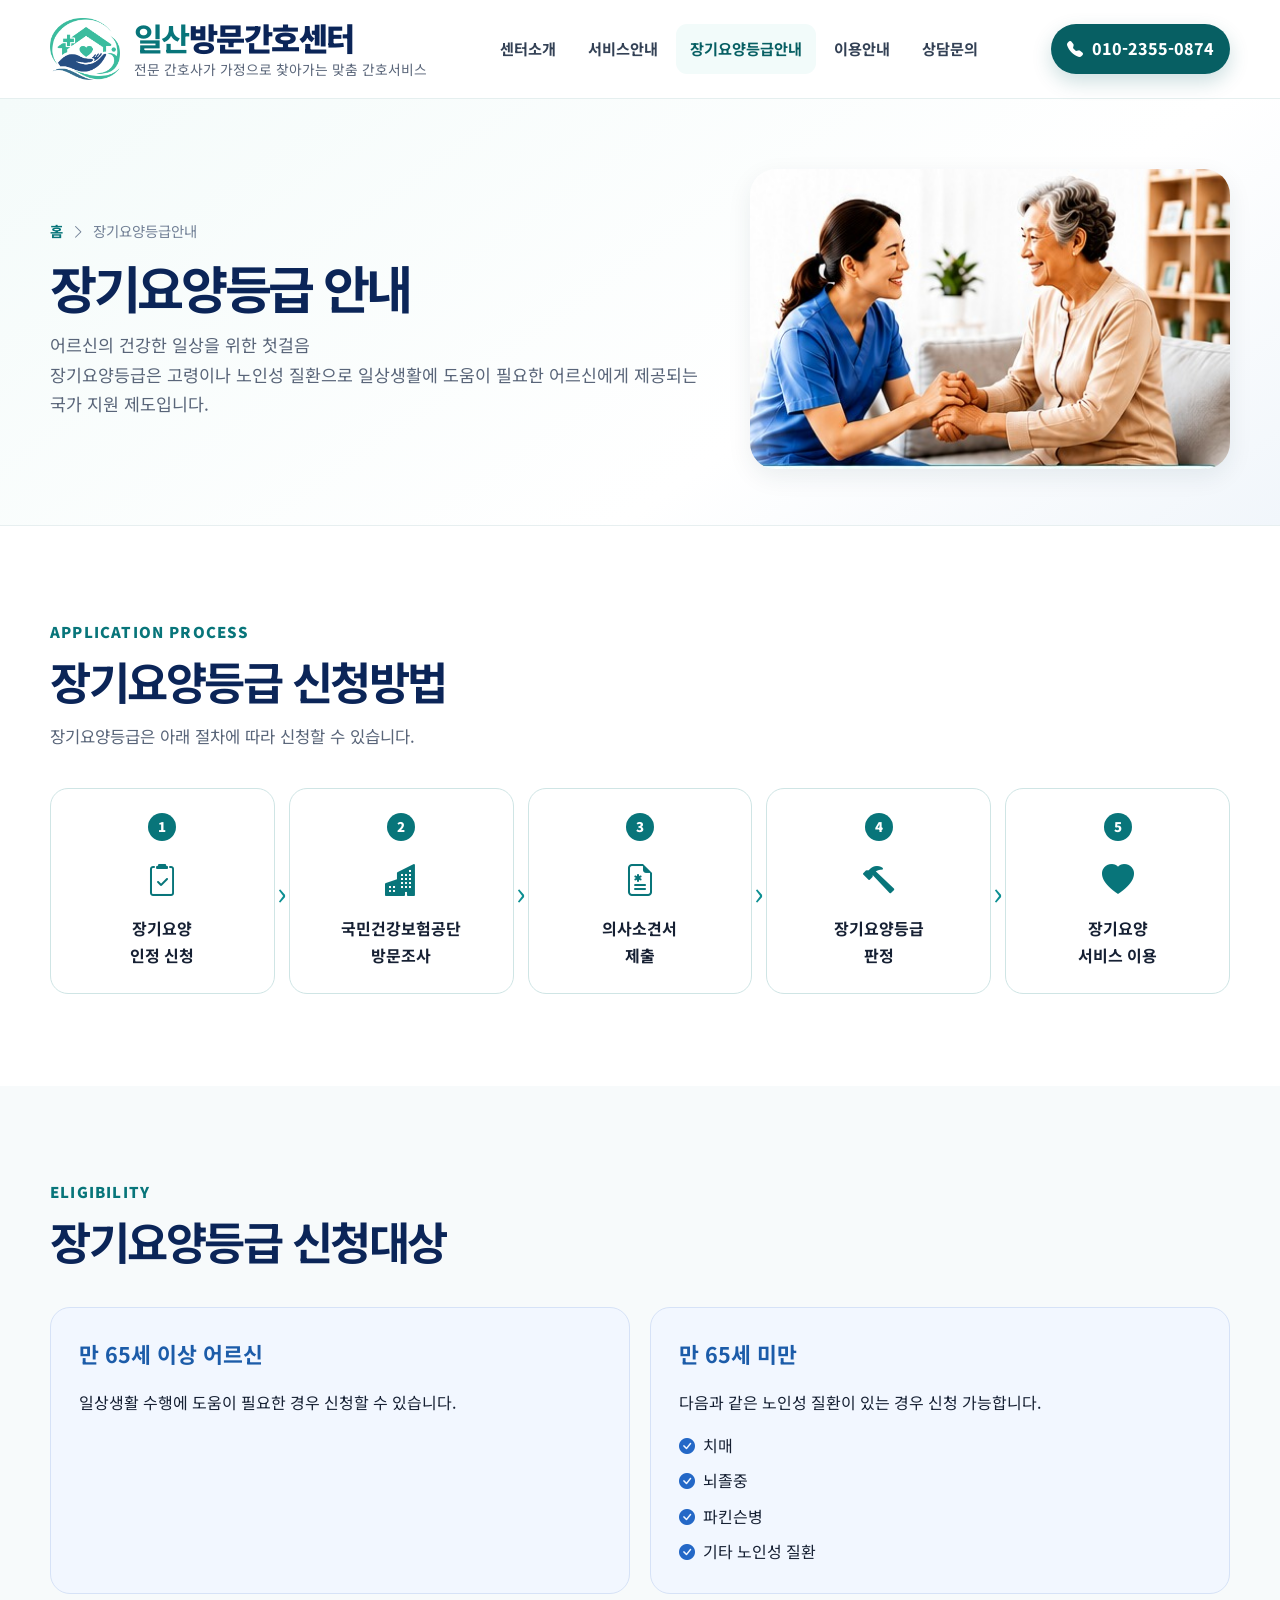
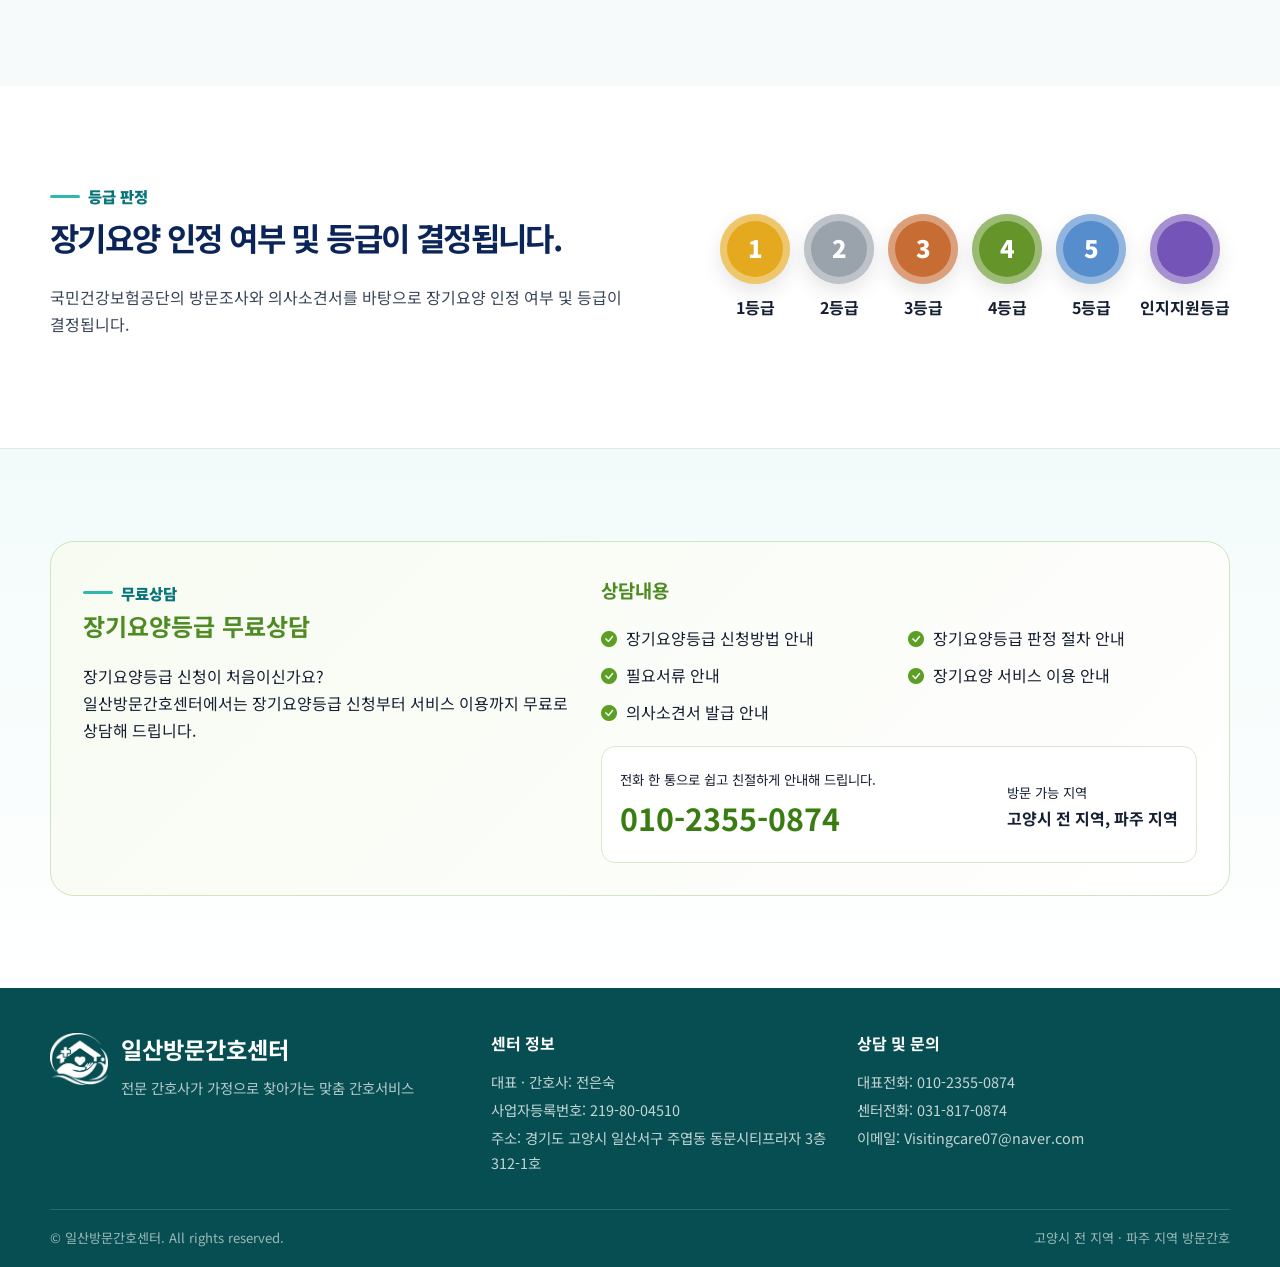
<file: long-term-care.html>
<!doctype html>
<html lang="ko">
<head><meta charset="utf-8"><meta name="viewport" content="width=device-width, initial-scale=1"><meta name="description" content="장기요양등급 신청방법, 신청대상, 등급 판정과 무료상담을 안내합니다."><title>장기요양등급안내 | 일산방문간호센터</title><link rel="preconnect" href="https://fonts.googleapis.com"><link rel="preconnect" href="https://fonts.gstatic.com" crossorigin><link href="https://fonts.googleapis.com/css2?family=Noto+Sans+KR:wght@400;500;700;800;900&display=swap" rel="stylesheet"><link rel="stylesheet" href="https://cdn.jsdelivr.net/npm/bootstrap-icons@1.11.3/font/bootstrap-icons.min.css"><link rel="stylesheet" href="assets/css/styles.css"></head>
<body data-page="care"><div data-site-header></div><main id="main-content">
<section class="page-hero"><div class="container page-hero-inner"><div><div class="breadcrumb"><a href="index.html">홈</a><i class="bi bi-chevron-right"></i><span>장기요양등급안내</span></div><h1>장기요양등급 안내</h1><p>어르신의 건강한 일상을 위한 첫걸음<br>장기요양등급은 고령이나 노인성 질환으로 일상생활에 도움이 필요한 어르신에게 제공되는 국가 지원 제도입니다.</p></div><img src="assets/images/care-smile.jpg" alt="방문간호사와 어르신"></div></section>

<section class="section"><div class="container"><div class="section-head fade-up"><span class="section-kicker">Application Process</span><h2 class="section-title">장기요양등급 신청방법</h2><p class="section-desc">장기요양등급은 아래 절차에 따라 신청할 수 있습니다.</p></div><div class="steps fade-up"><div class="step"><span class="step-number">1</span><i class="bi bi-clipboard2-check"></i><strong>장기요양<br>인정 신청</strong></div><div class="step"><span class="step-number">2</span><i class="bi bi-buildings-fill"></i><strong>국민건강보험공단<br>방문조사</strong></div><div class="step"><span class="step-number">3</span><i class="bi bi-file-earmark-medical"></i><strong>의사소견서<br>제출</strong></div><div class="step"><span class="step-number">4</span><i class="bi bi-hammer"></i><strong>장기요양등급<br>판정</strong></div><div class="step"><span class="step-number">5</span><i class="bi bi-heart-fill"></i><strong>장기요양<br>서비스 이용</strong></div></div></div></section>

<section class="section section-soft"><div class="container"><div class="section-head fade-up"><span class="section-kicker">Eligibility</span><h2 class="section-title">장기요양등급 신청대상</h2></div><div class="eligibility-grid"><article class="eligibility-card fade-up"><h3>만 65세 이상 어르신</h3><p>일상생활 수행에 도움이 필요한 경우 신청할 수 있습니다.</p></article><article class="eligibility-card fade-up"><h3>만 65세 미만</h3><p>다음과 같은 노인성 질환이 있는 경우 신청 가능합니다.</p><div class="disease-list"><span><i class="bi bi-check-circle-fill"></i>치매</span><span><i class="bi bi-check-circle-fill"></i>뇌졸중</span><span><i class="bi bi-check-circle-fill"></i>파킨슨병</span><span><i class="bi bi-check-circle-fill"></i>기타 노인성 질환</span></div></article></div></div></section>

<section class="section"><div class="container"><div class="split reverse"><div class="prose fade-up"><span class="eyebrow">등급 판정</span><h2>장기요양 인정 여부 및 등급이 결정됩니다.</h2><p>국민건강보험공단의 방문조사와 의사소견서를 바탕으로 장기요양 인정 여부 및 등급이 결정됩니다.</p></div><div class="grade-row fade-up"><div class="grade"><div class="medal">1</div><strong>1등급</strong></div><div class="grade"><div class="medal">2</div><strong>2등급</strong></div><div class="grade"><div class="medal">3</div><strong>3등급</strong></div><div class="grade"><div class="medal">4</div><strong>4등급</strong></div><div class="grade"><div class="medal">5</div><strong>5등급</strong></div><div class="grade"><div class="medal"><i class="bi bi-brain"></i></div><strong>인지지원등급</strong></div></div></div></div></section>

<section class="section section-tint"><div class="container"><div class="consult-panel fade-up"><div><span class="eyebrow">무료상담</span><h2>장기요양등급 무료상담</h2><p>장기요양등급 신청이 처음이신가요?<br>일산방문간호센터에서는 장기요양등급 신청부터 서비스 이용까지 무료로 상담해 드립니다.</p></div><div><h3 style="color:#4f8b23;margin-top:0">상담내용</h3><div class="consult-list"><span><i class="bi bi-check-circle-fill"></i>장기요양등급 신청방법 안내</span><span><i class="bi bi-check-circle-fill"></i>장기요양등급 판정 절차 안내</span><span><i class="bi bi-check-circle-fill"></i>필요서류 안내</span><span><i class="bi bi-check-circle-fill"></i>장기요양 서비스 이용 안내</span><span><i class="bi bi-check-circle-fill"></i>의사소견서 발급 안내</span></div><div class="consult-phone"><div><small>전화 한 통으로 쉽고 친절하게 안내해 드립니다.</small><br><strong><a href="tel:" data-phone-link="main" data-phone-text="main"></a></strong></div><div><small>방문 가능 지역</small><br><b>고양시 전 지역, 파주 지역</b></div></div></div></div></div></section>
</main><div data-site-footer></div><script src="assets/js/main.js"></script></body></html>
</file>
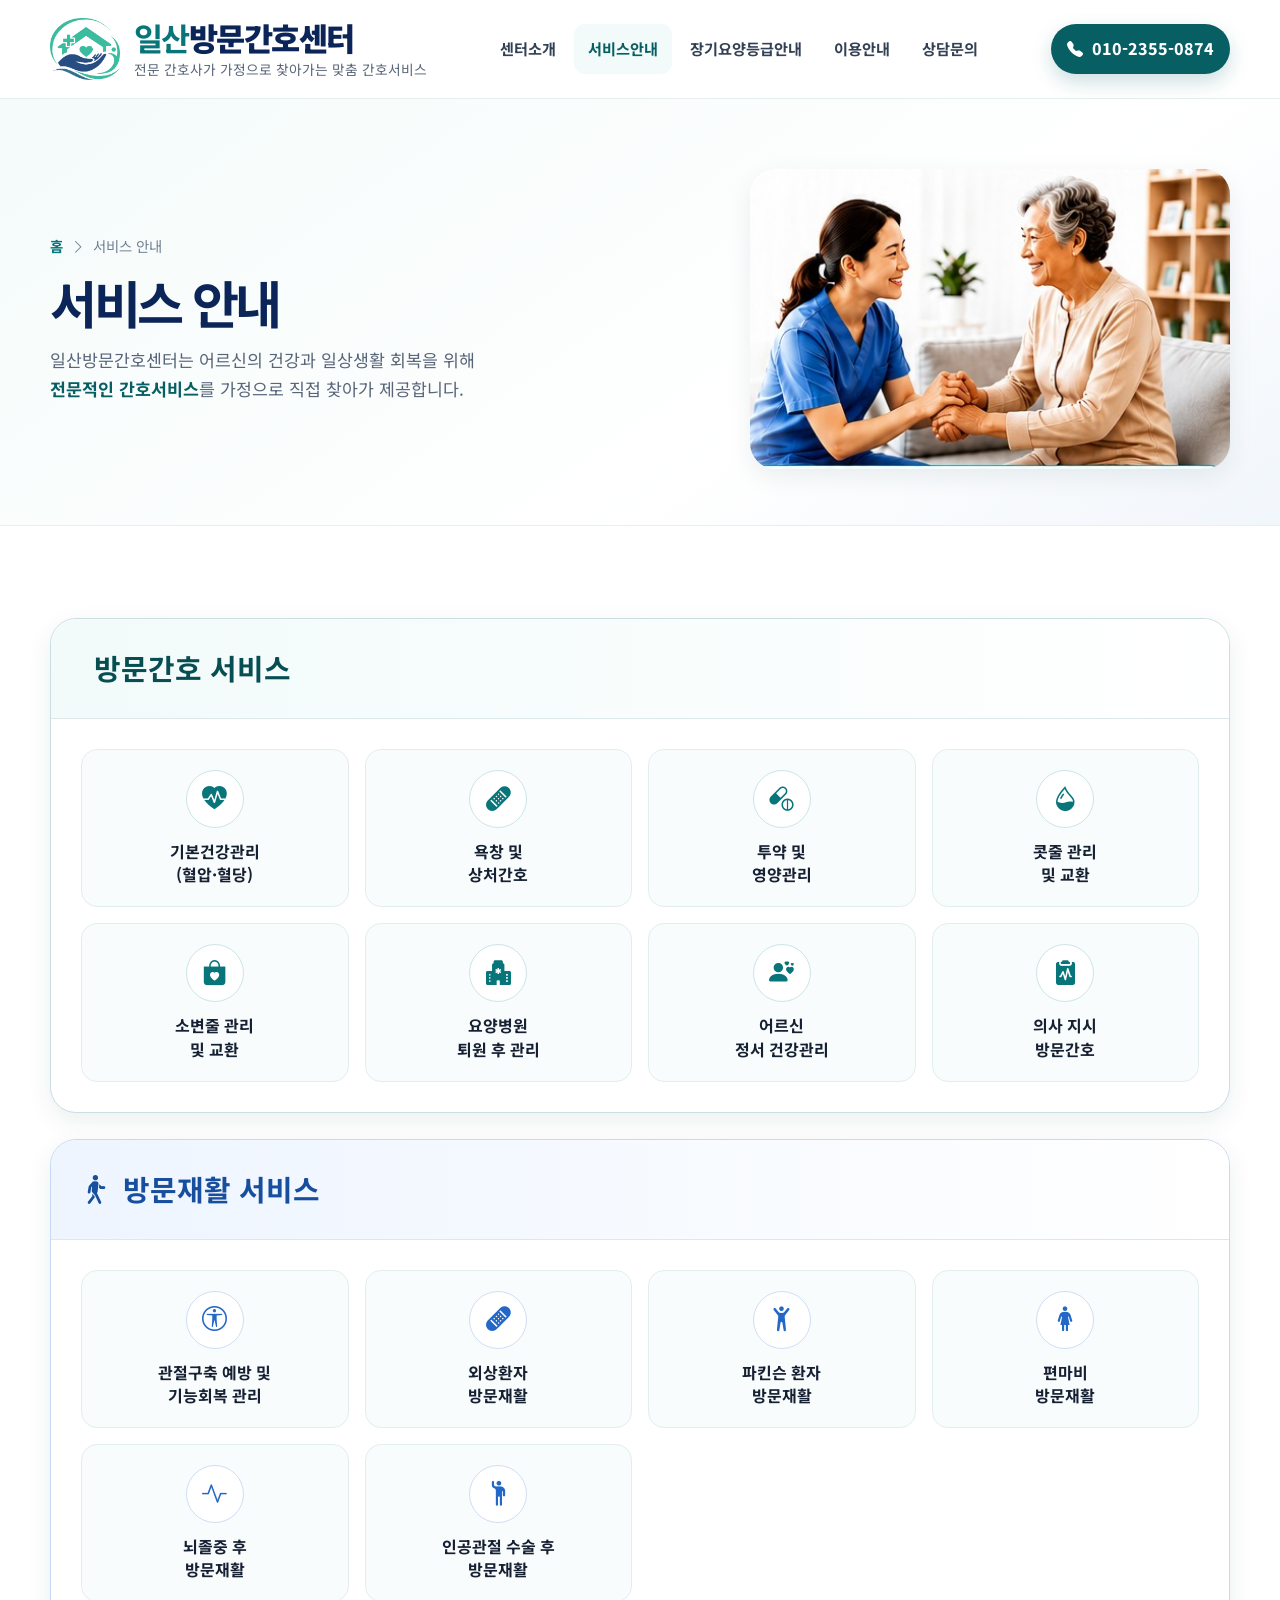
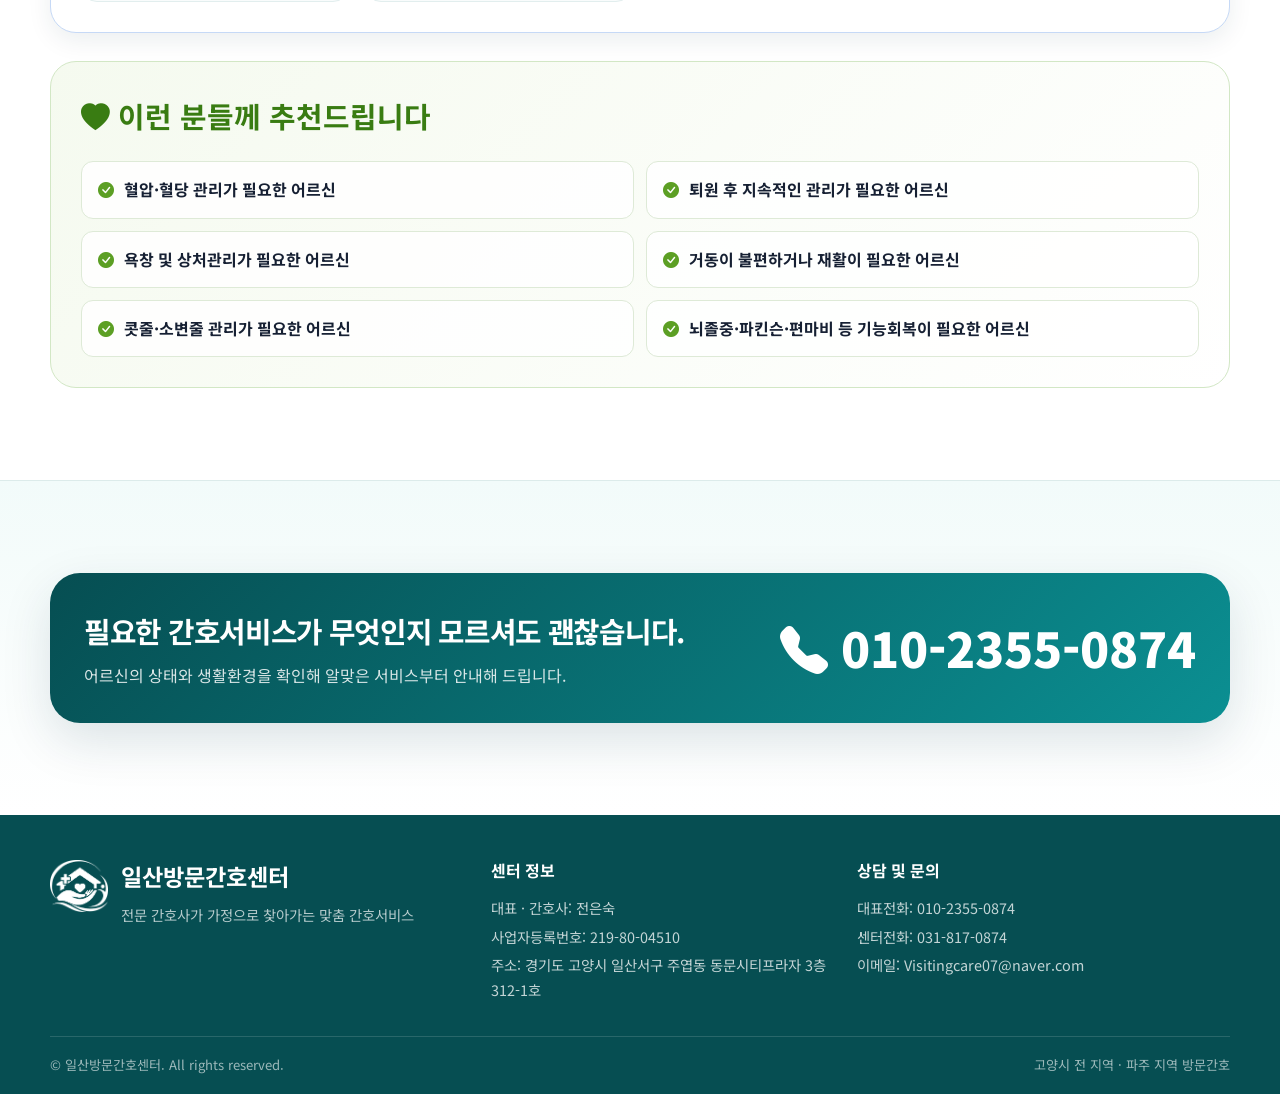
<file: services.html>
<!doctype html>
<html lang="ko">
<head>
  <meta charset="utf-8"><meta name="viewport" content="width=device-width, initial-scale=1"><meta name="description" content="일산방문간호센터의 방문간호 및 방문재활 서비스 내용을 안내합니다.">
  <title>서비스 안내 | 일산방문간호센터</title>
  <link rel="preconnect" href="https://fonts.googleapis.com"><link rel="preconnect" href="https://fonts.gstatic.com" crossorigin><link href="https://fonts.googleapis.com/css2?family=Noto+Sans+KR:wght@400;500;700;800;900&display=swap" rel="stylesheet"><link rel="stylesheet" href="https://cdn.jsdelivr.net/npm/bootstrap-icons@1.11.3/font/bootstrap-icons.min.css"><link rel="stylesheet" href="assets/css/styles.css">
</head>
<body data-page="services"><div data-site-header></div><main id="main-content">
<section class="page-hero"><div class="container page-hero-inner"><div><div class="breadcrumb"><a href="index.html">홈</a><i class="bi bi-chevron-right"></i><span>서비스 안내</span></div><h1>서비스 안내</h1><p>일산방문간호센터는 어르신의 건강과 일상생활 회복을 위해<br><strong style="color:var(--teal-900)">전문적인 간호서비스</strong>를 가정으로 직접 찾아가 제공합니다.</p></div><img src="assets/images/care-smile.jpg" alt="방문간호사가 어르신과 대화하는 모습"></div></section>
<section class="section"><div class="container">
  <div class="service-group fade-up"><div class="service-group-header"><h2><i class="bi bi-stethoscope"></i> 방문간호 서비스</h2></div><div class="service-group-body"><div class="icon-service-grid">
    <div class="icon-service"><i class="bi bi-heart-pulse-fill"></i><strong>기본건강관리<br>(혈압·혈당)</strong></div>
    <div class="icon-service"><i class="bi bi-bandaid-fill"></i><strong>욕창 및<br>상처간호</strong></div>
    <div class="icon-service"><i class="bi bi-capsule-pill"></i><strong>투약 및<br>영양관리</strong></div>
    <div class="icon-service"><i class="bi bi-droplet-half"></i><strong>콧줄 관리<br>및 교환</strong></div>
    <div class="icon-service"><i class="bi bi-bag-heart-fill"></i><strong>소변줄 관리<br>및 교환</strong></div>
    <div class="icon-service"><i class="bi bi-hospital-fill"></i><strong>요양병원<br>퇴원 후 관리</strong></div>
    <div class="icon-service"><i class="bi bi-person-hearts"></i><strong>어르신<br>정서 건강관리</strong></div>
    <div class="icon-service"><i class="bi bi-clipboard2-pulse-fill"></i><strong>의사 지시<br>방문간호</strong></div>
  </div></div></div>

  <div class="service-group blue fade-up"><div class="service-group-header"><h2><i class="bi bi-person-walking"></i> 방문재활 서비스</h2></div><div class="service-group-body"><div class="icon-service-grid">
    <div class="icon-service"><i class="bi bi-universal-access-circle"></i><strong>관절구축 예방 및<br>기능회복 관리</strong></div>
    <div class="icon-service"><i class="bi bi-bandaid-fill"></i><strong>외상환자<br>방문재활</strong></div>
    <div class="icon-service"><i class="bi bi-person-arms-up"></i><strong>파킨슨 환자<br>방문재활</strong></div>
    <div class="icon-service"><i class="bi bi-person-standing-dress"></i><strong>편마비<br>방문재활</strong></div>
    <div class="icon-service"><i class="bi bi-activity"></i><strong>뇌졸중 후<br>방문재활</strong></div>
    <div class="icon-service"><i class="bi bi-person-raised-hand"></i><strong>인공관절 수술 후<br>방문재활</strong></div>
  </div></div></div>

  <div class="recommend-box fade-up"><h2><i class="bi bi-heart-fill"></i> 이런 분들께 추천드립니다</h2><div class="recommend-grid"><div class="recommend-item"><i class="bi bi-check-circle-fill"></i>혈압·혈당 관리가 필요한 어르신</div><div class="recommend-item"><i class="bi bi-check-circle-fill"></i>퇴원 후 지속적인 관리가 필요한 어르신</div><div class="recommend-item"><i class="bi bi-check-circle-fill"></i>욕창 및 상처관리가 필요한 어르신</div><div class="recommend-item"><i class="bi bi-check-circle-fill"></i>거동이 불편하거나 재활이 필요한 어르신</div><div class="recommend-item"><i class="bi bi-check-circle-fill"></i>콧줄·소변줄 관리가 필요한 어르신</div><div class="recommend-item"><i class="bi bi-check-circle-fill"></i>뇌졸중·파킨슨·편마비 등 기능회복이 필요한 어르신</div></div></div>
</div></section>
<section class="section section-tint"><div class="container contact-cta fade-up"><div><h2>필요한 간호서비스가 무엇인지 모르셔도 괜찮습니다.</h2><p>어르신의 상태와 생활환경을 확인해 알맞은 서비스부터 안내해 드립니다.</p></div><a class="phone" href="tel:" data-phone-link="main"><i class="bi bi-telephone-fill"></i> <span data-phone-text="main"></span></a></div></section>
</main><div data-site-footer></div><script src="assets/js/main.js"></script></body></html>
</file>
<file: assets/css/styles.css>
:root {
  --navy:#0b2558; --navy-soft:#173e73; --teal-950:#064e52; --teal-900:#075f63;
  --teal-800:#08757a; --teal-700:#0b8f92; --teal-500:#2fb8ae; --teal-100:#dcf7f3;
  --teal-50:#f2fbfa; --blue:#2468c7; --blue-50:#f2f7ff; --green:#5c9f24;
  --green-50:#f5faef; --purple:#7554b7; --ink:#162033; --muted:#596579;
  --line:#dce8ea; --soft:#f7fafb; --shadow-sm:0 8px 24px rgba(8,50,66,.08);
  --shadow-md:0 18px 50px rgba(8,50,66,.13); --radius:20px; --radius-lg:30px; --container:1180px;
}
*{box-sizing:border-box} html{scroll-behavior:smooth} body{margin:0;color:var(--ink);background:#fff;font-family:"Noto Sans KR",Pretendard,-apple-system,BlinkMacSystemFont,"Segoe UI",sans-serif;line-height:1.7;word-break:keep-all} body.menu-open{overflow:hidden}
img{max-width:100%;display:block} a{color:inherit;text-decoration:none} button,input,textarea,select{font:inherit} button{cursor:pointer}.container{width:min(calc(100% - 40px),var(--container));margin:0 auto}.sr-only{position:absolute;width:1px;height:1px;padding:0;margin:-1px;overflow:hidden;clip:rect(0,0,0,0);white-space:nowrap;border:0}
.skip-link{position:fixed;left:16px;top:-80px;z-index:9999;background:var(--navy);color:#fff;padding:10px 16px;border-radius:8px}.skip-link:focus{top:16px}
.site-header{position:sticky;top:0;z-index:1000;background:rgba(255,255,255,.96);backdrop-filter:blur(14px);border-bottom:1px solid rgba(5,100,104,.1)}
.header-inner{min-height:98px;display:flex;align-items:center;justify-content:space-between;gap:28px}.brand{display:inline-flex;align-items:center;gap:14px;min-width:max-content}.brand img{width:70px;height:70px;object-fit:contain}.brand-copy{display:flex;flex-direction:column;line-height:1.05}.brand-title{font-size:1.98rem;font-weight:900;letter-spacing:-.05em;color:var(--navy)}.brand-title strong{color:var(--teal-800)}.brand-sub{margin-top:8px;font-size:.86rem;color:var(--muted)}
.site-nav{display:flex;align-items:center;gap:4px}.site-nav a{padding:12px 14px;border-radius:11px;color:#334155;font-size:.95rem;font-weight:700;transition:.2s ease}.site-nav a:hover,.site-nav a.active{background:var(--teal-50);color:var(--teal-900)}.header-call{display:inline-flex;align-items:center;gap:9px;padding:11px 16px;border-radius:999px;background:var(--teal-900);color:#fff;font-weight:800;box-shadow:0 8px 20px rgba(7,95,99,.2)}.menu-button{display:none;width:44px;height:44px;border:0;border-radius:12px;background:var(--teal-50);color:var(--teal-900);font-size:1.35rem}
main{overflow:clip}.hero{position:relative;padding:74px 0 54px;background:radial-gradient(circle at 10% 0%,rgba(47,184,174,.16),transparent 34%),linear-gradient(135deg,#f8fdfd 0%,#fff 58%,#eff8fb 100%)}.hero::after{content:"";position:absolute;right:-150px;top:-120px;width:430px;height:430px;border-radius:50%;border:70px solid rgba(47,184,174,.06);pointer-events:none}.hero-grid{display:grid;grid-template-columns:1.18fr .82fr;align-items:center;gap:42px;position:relative;z-index:1}.eyebrow{display:inline-flex;align-items:center;gap:8px;color:var(--teal-800);font-weight:900;font-size:.96rem}.eyebrow::before{content:"";width:30px;height:3px;border-radius:999px;background:var(--teal-500)}.hero h1{margin:18px 0 20px;font-size:clamp(2.9rem,4.75vw,4.55rem);line-height:1.13;letter-spacing:-.07em;color:var(--navy);white-space:nowrap}.hero h1 em{color:var(--teal-900);font-style:normal}.hero p{margin:0;color:#435064;font-size:1.15rem;line-height:1.9}.hero-actions{margin-top:30px;display:flex;flex-wrap:wrap;gap:12px}.btn{display:inline-flex;align-items:center;justify-content:center;gap:9px;min-height:50px;padding:0 22px;border:1px solid transparent;border-radius:13px;font-weight:800;transition:.18s ease}.btn:hover{transform:translateY(-2px)}.btn-primary{background:var(--teal-900);color:#fff;box-shadow:0 12px 28px rgba(7,95,99,.22)}.btn-secondary{border-color:#bdd9dc;background:#fff;color:var(--teal-900)}.btn-light{background:#fff;color:var(--teal-950)}.hero-photo{position:relative}.hero-photo::before{content:"";position:absolute;inset:-18px 24px 18px -24px;border:1px solid #b9e1de;border-radius:34px}.hero-photo img{position:relative;width:100%;aspect-ratio:1.25/1;object-fit:cover;object-position:60% center;border-radius:30px;box-shadow:var(--shadow-md)}
.official-section{padding:34px 0;background:#f4faf9;border-top:1px solid #dcebea}.official-panel{display:grid;grid-template-columns:48% 1fr;align-items:center;gap:34px;padding:24px 30px;border:1px solid var(--line);border-radius:26px;background:#fff;box-shadow:0 10px 28px rgba(9,57,72,.06)}.official-image{overflow:hidden;border-radius:18px;border:1px solid #e2eeee;background:#fff}.official-image img{width:100%;height:auto;object-fit:contain}.official-copy h2{margin:9px 0 13px;color:var(--navy);font-size:clamp(1.85rem,3vw,2.45rem);line-height:1.25;letter-spacing:-.055em}.official-copy p{margin:0;color:#4b596c;font-size:1.04rem}.official-actions{display:flex;flex-wrap:wrap;gap:12px;margin-top:24px}.quick-strip{background:var(--teal-950);color:#fff}.quick-strip-grid{display:grid;grid-template-columns:repeat(3,1fr)}.quick-item{padding:22px 28px;display:flex;align-items:center;gap:14px;border-right:1px solid rgba(255,255,255,.18)}.quick-item:last-child{border-right:0}.quick-item i{font-size:1.5rem;color:#9ff0e6}.quick-item strong{display:block}.quick-item span{display:block;opacity:.82;font-size:.88rem}
.section{padding:92px 0}.service-section{padding:80px 0 72px;background:#fff}.quick-info-section{padding:72px 0 88px;background:#fff;border-top:1px solid #edf3f3}.section-soft{background:var(--soft)}.section-tint{background:linear-gradient(180deg,var(--teal-50),#fff);border-top:1px solid #dcebea}.section-head{max-width:760px;margin-bottom:38px}.section-head.center{text-align:center;margin-left:auto;margin-right:auto}.section-kicker{color:var(--teal-800);font-size:.93rem;font-weight:900;letter-spacing:.08em;text-transform:uppercase}.section-title{margin:8px 0 13px;color:var(--navy);font-size:clamp(2rem,3.5vw,3rem);line-height:1.25;letter-spacing:-.055em}.section-desc{margin:0;color:var(--muted);font-size:1.04rem}.quick-info-heading{margin:0 auto 40px;max-width:760px;text-align:center}.quick-info-heading h2{margin:8px 0 12px;color:var(--navy);font-size:clamp(1.8rem,3vw,2.4rem);line-height:1.25;letter-spacing:-.05em}.quick-info-heading p{margin:0;color:#65748a;font-size:1.03rem}
.card-grid{display:grid;gap:22px}.card-grid.three{grid-template-columns:repeat(3,minmax(0,1fr))}.card-grid.four{grid-template-columns:repeat(4,minmax(0,1fr))}.card{background:#fff;border:1px solid var(--line);border-radius:var(--radius);padding:28px;box-shadow:0 6px 18px rgba(9,57,72,.04);transition:.2s ease}.card:hover{transform:translateY(-4px);box-shadow:var(--shadow-sm);border-color:#a7d8d5}.icon-bubble{width:58px;height:58px;border-radius:18px;display:grid;place-items:center;background:var(--teal-100);color:var(--teal-900);font-size:1.55rem}.card h3{margin:17px 0 9px;color:var(--navy);font-size:1.23rem;letter-spacing:-.035em}.card p{margin:0;color:var(--muted)}.card-link{display:inline-flex;align-items:center;gap:7px;margin-top:18px;color:var(--teal-900);font-weight:900}.card-link i{font-size:.95rem}.home-phone-list{margin:18px 0 0!important;font-size:clamp(2rem,3.4vw,3rem);font-weight:900;color:#fff!important;line-height:1.25;letter-spacing:-.035em}.card-action{width:100%;margin-top:18px}.home-info-layout{display:grid;grid-template-columns:minmax(0,1.55fr) minmax(320px,.95fr);gap:22px;align-items:stretch}.consult-highlight{display:grid;align-content:center;gap:22px;padding:42px;border-radius:26px;background:linear-gradient(135deg,var(--teal-950),var(--teal-700));color:#fff;box-shadow:var(--shadow-md)}.consult-highlight .icon-bubble{background:rgba(255,255,255,.16);color:#fff}.consult-highlight .section-kicker{color:#9ff0e6}.consult-highlight h3{margin:6px 0 10px;font-size:clamp(2rem,3.3vw,2.8rem);line-height:1.2;letter-spacing:-.055em}.consult-highlight p{margin:0;color:rgba(255,255,255,.82);font-size:1.04rem}.consult-highlight .btn{width:fit-content;background:#fff;color:var(--teal-950);box-shadow:none}.home-info-stack{display:grid;gap:18px}.info-card{display:grid;grid-template-columns:58px 1fr;gap:18px;align-items:start;padding:26px;border-radius:22px;background:#fff;border:1px solid var(--line);box-shadow:0 6px 18px rgba(9,57,72,.04)}.info-card h3{margin:0 0 10px;color:var(--navy);font-size:1.22rem;letter-spacing:-.035em}.info-card p{margin:0;color:var(--muted)}.mini-steps{display:grid;grid-template-columns:1fr 1fr;gap:8px;margin-top:16px}.mini-steps span{padding:9px 10px;border-radius:999px;background:var(--teal-50);color:var(--teal-950);font-size:.86rem;font-weight:800;text-align:center}.service-preview{display:grid;grid-template-columns:repeat(3,1fr);gap:20px}.service-preview .card{min-height:250px;display:flex;flex-direction:column}.service-preview .card .card-link{margin-top:auto}.service-preview .card:nth-child(2) .icon-bubble{background:#e8f0ff;color:var(--blue)}.service-preview .card:nth-child(3) .icon-bubble{background:#eff8e7;color:var(--green)}
.check-list{margin:0;padding:0;list-style:none;display:grid;gap:13px}.check-list li{display:flex;gap:10px;align-items:flex-start}.check-list i{flex:0 0 auto;color:var(--teal-700);margin-top:2px}.check-pills{display:grid;grid-template-columns:repeat(3,1fr);gap:12px}.check-pill{display:flex;align-items:center;gap:10px;min-height:58px;padding:13px 17px;border:1px solid #d7e6e8;border-radius:13px;background:#fff;font-weight:700}.check-pill i{color:var(--teal-800)}
.contact-cta{padding:34px;border-radius:var(--radius-lg);background:linear-gradient(135deg,var(--teal-950),var(--teal-700));color:#fff;display:grid;grid-template-columns:1fr auto;align-items:center;gap:28px;box-shadow:var(--shadow-md)}.contact-cta h2{margin:0 0 6px;font-size:1.8rem;letter-spacing:-.045em}.contact-cta p{margin:0;opacity:.84}.contact-cta .phone{font-size:clamp(1.9rem,4vw,3rem);font-weight:900}
.page-hero{padding:70px 0 56px;background:linear-gradient(145deg,#f4fbfa,#fff 65%,#f1f6fb);border-bottom:1px solid #e7eff0}.page-hero-inner{display:grid;grid-template-columns:1.15fr .85fr;align-items:center;gap:50px}.page-hero h1{margin:13px 0 12px;color:var(--navy);font-size:clamp(2.45rem,4vw,4rem);letter-spacing:-.065em;line-height:1.2}.page-hero p{margin:0;color:var(--muted);font-size:1.08rem}.page-hero img{width:100%;height:300px;object-fit:cover;border-radius:26px;box-shadow:var(--shadow-sm)}.breadcrumb{display:flex;gap:8px;align-items:center;color:#728096;font-size:.9rem}.breadcrumb a{color:var(--teal-800);font-weight:700}
.split{display:grid;grid-template-columns:.9fr 1.1fr;gap:56px;align-items:center}.split.reverse{grid-template-columns:1.1fr .9fr}.split img{width:100%;border-radius:24px;box-shadow:var(--shadow-sm)}.prose h2{margin:0 0 20px;color:var(--navy);font-size:2rem;letter-spacing:-.05em}.prose p{margin:0 0 18px;color:#39475a}.signature{margin-top:22px;color:var(--teal-900);font-weight:900;font-size:1.25rem}.profile-box{margin-top:24px;padding:24px;border-radius:18px;background:var(--teal-50);border:1px solid #cbe8e6}.profile-box h3{margin:0 0 12px;color:var(--teal-950)}.photo-grid{display:grid;grid-template-columns:repeat(3,1fr);gap:18px}.photo-card{overflow:hidden;border-radius:18px;background:#fff;border:1px solid var(--line)}.photo-card img{width:100%;aspect-ratio:4/3;object-fit:cover}.photo-card p{margin:0;padding:14px 16px 17px;text-align:center;color:#435064;font-size:.92rem}.mission-grid{display:grid;grid-template-columns:repeat(2,1fr);gap:20px}.mission-card{padding:32px;border-radius:22px;border:1px solid var(--line);background:linear-gradient(135deg,#f4f8fb,#fff);text-align:center}.mission-card:nth-child(2){background:linear-gradient(135deg,#f5faf0,#fff)}.mission-card i{font-size:1.7rem;color:var(--teal-800)}.mission-card h3{margin:8px 0;color:var(--teal-950);font-size:1.3rem}.mission-card p{margin:0;color:#435064}
.service-group{border-radius:26px;overflow:hidden;border:1px solid #c9dfe1;background:#fff;box-shadow:var(--shadow-sm)}.service-group+.service-group{margin-top:26px}.service-group-header{padding:25px 30px;display:flex;align-items:center;justify-content:space-between;gap:20px;background:linear-gradient(90deg,var(--teal-50),#fff)}.service-group.blue{border-color:#c6d9f6}.service-group.blue .service-group-header{background:linear-gradient(90deg,#eef5ff,#fff)}.service-group h2{margin:0;display:flex;align-items:center;gap:13px;color:var(--teal-950);font-size:1.8rem}.service-group.blue h2{color:#174f9e}.service-group-body{padding:30px;border-top:1px solid var(--line)}.icon-service-grid{display:grid;grid-template-columns:repeat(4,1fr);gap:16px}.icon-service{padding:20px 12px;text-align:center;border-radius:16px;background:#f9fcfc;border:1px solid #e2eeee}.icon-service i{display:grid;place-items:center;margin:0 auto 12px;width:58px;height:58px;border-radius:50%;background:#fff;border:1px solid #cce5e6;color:var(--teal-800);font-size:1.55rem}.service-group.blue .icon-service i{color:var(--blue);border-color:#d1ddf5}.icon-service strong{display:block;line-height:1.45}.recommend-box{margin-top:28px;border-radius:26px;border:1px solid #d2e7c5;background:linear-gradient(135deg,var(--green-50),#fff);padding:30px}.recommend-box h2{margin:0 0 20px;color:#397c12;font-size:1.8rem}.recommend-grid{display:grid;grid-template-columns:repeat(2,1fr);gap:12px}.recommend-item{display:flex;align-items:center;gap:10px;padding:14px 16px;border-radius:12px;background:rgba(255,255,255,.85);border:1px solid #deead7;font-weight:700}.recommend-item i{color:var(--green)}
.steps{display:grid;grid-template-columns:repeat(5,1fr);gap:14px}.step{position:relative;padding:24px 16px;border-radius:18px;background:#fff;border:1px solid #cfe5e5;text-align:center}.step::after{content:"›";position:absolute;right:-13px;top:50%;transform:translateY(-50%);color:var(--teal-700);font-size:2rem;z-index:2}.step:last-child::after{display:none}.step-number{display:grid;place-items:center;width:28px;height:28px;margin:0 auto 10px;border-radius:50%;background:var(--teal-800);color:#fff;font-size:.83rem;font-weight:900}.step i{font-size:2rem;color:var(--teal-800)}.step strong{display:block;margin-top:9px}.eligibility-grid{display:grid;grid-template-columns:1fr 1fr;gap:20px}.eligibility-card{padding:28px;border-radius:20px;border:1px solid #d6e2f7;background:var(--blue-50)}.eligibility-card h3{margin:0 0 13px;color:#1c5ca9;font-size:1.35rem}.disease-list{display:grid;gap:8px;margin-top:14px}.disease-list span{display:flex;align-items:center;gap:8px}.disease-list i{color:var(--blue)}.grade-row{display:grid;grid-template-columns:repeat(6,1fr);gap:14px}.grade{text-align:center}.medal{width:70px;height:70px;border-radius:50%;margin:0 auto 10px;display:grid;place-items:center;color:#fff;font-size:1.5rem;font-weight:900;box-shadow:inset 0 0 0 7px rgba(255,255,255,.35),0 8px 20px rgba(0,0,0,.1)}.grade:nth-child(1) .medal{background:#e5a91f}.grade:nth-child(2) .medal{background:#9aa2ab}.grade:nth-child(3) .medal{background:#c76d34}.grade:nth-child(4) .medal{background:#65952a}.grade:nth-child(5) .medal{background:#568dcc}.grade:nth-child(6) .medal{background:var(--purple);font-size:1.1rem}.grade strong{display:block}.consult-panel{display:grid;grid-template-columns:.9fr 1.1fr;gap:30px;padding:32px;border:1px solid #cfe4bf;border-radius:24px;background:linear-gradient(135deg,#f7fbf1,#fff)}.consult-panel h2{margin:0 0 13px;color:#4f8b23}.consult-list{display:grid;grid-template-columns:1fr 1fr;gap:10px 18px}.consult-list span{display:flex;gap:9px;align-items:center}.consult-list i{color:var(--green)}.consult-phone{margin-top:20px;padding:18px;border-radius:14px;background:#fff;border:1px solid #d9e8d0;display:flex;align-items:center;justify-content:space-between;gap:16px}.consult-phone strong{font-size:1.9rem;color:#397c12}
.process{display:grid;gap:12px}.process-item{display:grid;grid-template-columns:62px 1fr;align-items:center;gap:16px;padding:16px;border-radius:14px;border:1px solid #d6e7e8;background:#fff}.process-icon{width:52px;height:52px;border-radius:50%;display:grid;place-items:center;background:var(--teal-100);color:var(--teal-900);font-size:1.35rem}.process-item strong{display:block}.process-item small{color:var(--muted)}.guide-grid{display:grid;grid-template-columns:.9fr 1.05fr 1.15fr;gap:20px;align-items:start}.guide-column{padding:26px;border:1px solid #cfe2e3;border-radius:20px;background:#fff;min-height:100%}.guide-column h2{margin:0 0 20px;color:var(--teal-950);font-size:1.35rem}.guide-column h2 span{display:inline-grid;place-items:center;width:42px;height:32px;margin-right:8px;border-radius:8px;background:var(--teal-900);color:#fff;font-size:.9rem}.note-box{margin-top:20px;padding:16px;border-radius:12px;background:#f7fafb;color:#475569;font-size:.92rem}.table-wrap{overflow-x:auto;border-radius:14px;border:1px solid #cfe2e3}table{width:100%;border-collapse:collapse;min-width:460px;background:#fff}th,td{padding:14px 12px;border-bottom:1px solid #dbe7e8;border-right:1px solid #dbe7e8;text-align:center}th:last-child,td:last-child{border-right:0}tr:last-child td{border-bottom:0}th{background:var(--teal-900);color:#fff;font-weight:800}tbody tr:nth-child(even){background:#f8fbfb}.small-table th,.small-table td{padding:11px 8px;font-size:.86rem}.cost-summary{margin-top:26px;display:grid;grid-template-columns:1.1fr .9fr;gap:22px;padding:28px;border-radius:22px;border:1px solid #d7e7e8;background:#fff}.cost-bars{display:grid;gap:16px}.cost-row{display:grid;grid-template-columns:150px 1fr;align-items:center;gap:15px}.bar{position:relative;height:52px;overflow:hidden;border-radius:10px;background:#f1f5f5}.bar-fill{height:100%;display:flex;align-items:center;justify-content:flex-end;padding-right:16px;font-size:1.6rem;font-weight:900;color:#fff}.bar-fill.gov{width:85%;background:var(--teal-800)}.bar-fill.self{width:15%;min-width:92px;background:#ff5c2d}.cost-formula{display:grid;gap:12px}.formula-card{padding:18px;border-radius:14px;border:1px solid #cfe4e3;display:flex;align-items:center;gap:12px;font-weight:800}.formula-card i{width:43px;height:43px;border-radius:50%;display:grid;place-items:center;background:var(--teal-100);color:var(--teal-900)}.formula-card.orange{border-color:#ffd1c0;color:#d94a1c}.formula-card.orange i{background:#fff0e9;color:#ee5c2f}
.contact-layout{display:grid;grid-template-columns:.8fr 1.2fr;gap:26px;align-items:start}.contact-sidebar{display:grid;gap:18px}.contact-card{padding:26px;border:1px solid var(--line);border-radius:20px;background:#fff}.contact-card h2{margin:0 0 17px;color:var(--teal-950)}.contact-category{display:grid;grid-template-columns:45px 1fr;gap:13px;padding:15px 0;border-bottom:1px solid #e6eeee}.contact-category:last-child{border-bottom:0}.contact-category i{width:42px;height:42px;display:grid;place-items:center;border-radius:12px;background:var(--teal-50);color:var(--teal-800);font-size:1.2rem}.contact-category strong{display:block;color:var(--teal-950)}.contact-category p{margin:3px 0 0;color:var(--muted);font-size:.91rem;line-height:1.55}.phone-stack{display:grid;gap:10px}.phone-row{display:flex;align-items:center;justify-content:space-between;gap:14px;padding:14px;border-radius:12px;background:var(--soft)}.phone-row span{color:var(--muted);font-size:.88rem}.phone-row strong{font-size:1.25rem}.form-card{padding:30px;border-radius:22px;background:#fff;border:1px solid var(--line);box-shadow:var(--shadow-sm)}.form-card h2{margin:0 0 8px;color:var(--navy)}.form-card>p{margin:0 0 24px;color:var(--muted)}.form-grid{display:grid;grid-template-columns:1fr 1fr;gap:16px}.form-field{display:grid;gap:7px}.form-field.full{grid-column:1/-1}.form-field label{font-weight:800;font-size:.92rem}.form-field input,.form-field select,.form-field textarea{width:100%;border:1px solid #ccdadd;border-radius:11px;padding:13px 14px;background:#fff;color:var(--ink);outline:none}.form-field textarea{min-height:150px;resize:vertical}.form-field input:focus,.form-field select:focus,.form-field textarea:focus{border-color:var(--teal-700);box-shadow:0 0 0 3px rgba(11,143,146,.12)}.checkbox{display:flex;gap:9px;align-items:flex-start;font-size:.9rem;color:var(--muted)}.checkbox input{margin-top:6px}.form-status{margin-top:14px;min-height:24px;color:var(--teal-900);font-weight:700}
.location-grid{display:grid;grid-template-columns:1fr 1fr;gap:22px}.map-box{min-height:360px;position:relative;overflow:hidden;border-radius:22px;border:1px solid #cfe1e2;background:linear-gradient(32deg,transparent 48%,rgba(83,137,173,.15) 49%,rgba(83,137,173,.15) 52%,transparent 53%),linear-gradient(-36deg,transparent 46%,rgba(83,137,173,.12) 47%,rgba(83,137,173,.12) 50%,transparent 51%),repeating-linear-gradient(90deg,#f7faf8 0 44px,#edf5e9 45px 82px)}.map-box::before{content:"";position:absolute;left:0;top:62%;width:100%;height:32px;background:rgba(89,172,231,.33);transform:rotate(-18deg)}.map-pin{position:absolute;left:58%;top:44%;width:92px;height:92px;border-radius:50% 50% 50% 0;transform:translate(-50%,-50%) rotate(-45deg);background:var(--teal-800);box-shadow:0 14px 30px rgba(7,95,99,.25)}.map-pin i{position:absolute;inset:0;display:grid;place-items:center;transform:rotate(45deg);color:#fff;font-size:2.3rem}.map-label{position:absolute;left:50%;top:14px;transform:translateX(-50%);background:var(--teal-950);color:#fff;padding:10px 16px;border-radius:10px;font-weight:800;white-space:nowrap;text-align:center}.address-box{padding:28px;border:1px solid var(--line);border-radius:22px;background:#fff}.address-box h2{margin:0 0 16px;color:var(--teal-950)}.region-list{display:grid;gap:13px;margin-top:22px}.region-list div{display:grid;grid-template-columns:100px 1fr;gap:10px;padding:13px 0;border-bottom:1px solid #e7eeee}.region-list div:last-child{border-bottom:0}.region-list strong{color:var(--teal-900)}
.faq-list{display:grid;gap:12px}.faq-item{border:1px solid #d8e6e8;border-radius:16px;overflow:hidden;background:#fff}.faq-question{width:100%;border:0;background:#fff;text-align:left;padding:19px 22px;display:flex;align-items:center;justify-content:space-between;gap:14px;color:var(--teal-950);font-weight:900}.faq-question span{display:flex;align-items:center;gap:10px}.faq-question span::before{content:"Q.";color:var(--teal-700)}.faq-question i{transition:transform .2s ease}.faq-answer{display:none;padding:0 22px 20px 57px;color:#465468}.faq-item.open .faq-answer{display:block}.faq-item.open .faq-question i{transform:rotate(180deg)}
.site-footer{background:var(--teal-950);color:#fff}.footer-main{padding:42px 0 30px;display:grid;grid-template-columns:1.1fr .9fr 1fr;gap:30px}.footer-brand{display:flex;gap:13px}.footer-brand img{width:58px;height:58px;object-fit:contain;filter:brightness(0) invert(1)}.footer-brand h2{margin:0 0 6px;font-size:1.45rem}.footer-brand p{margin:0;color:rgba(255,255,255,.7);font-size:.9rem}.footer-col h3{margin:0 0 12px;font-size:1rem}.footer-col p{margin:4px 0;color:rgba(255,255,255,.76);font-size:.9rem}.footer-bottom{border-top:1px solid rgba(255,255,255,.14);padding:17px 0;color:rgba(255,255,255,.6);font-size:.82rem;display:flex;justify-content:space-between;gap:20px}.mobile-call-bar{display:none}.fade-up{opacity:1;transform:none}.fade-up.visible{opacity:1;transform:none}
@media(max-width:1080px){.site-nav a{padding:10px 9px;font-size:.88rem}.header-call{display:none}.home-info-layout{grid-template-columns:1fr}.card-grid.four{grid-template-columns:repeat(2,1fr)}.icon-service-grid{grid-template-columns:repeat(3,1fr)}.guide-grid{grid-template-columns:1fr}.guide-column{min-height:0}.steps{grid-template-columns:repeat(3,1fr)}.step::after{display:none}}
@media(max-width:860px){.container{width:min(calc(100% - 28px),var(--container))}.header-inner{min-height:84px}.brand img{width:56px;height:56px}.brand-title{font-size:1.62rem}.brand-sub{display:none}.menu-button{display:grid;place-items:center}.site-nav{position:fixed;left:0;right:0;top:84px;bottom:0;display:none;flex-direction:column;align-items:stretch;gap:6px;padding:20px 18px;background:#fff;overflow-y:auto}.site-nav.open{display:flex}.site-nav a{padding:14px 16px;font-size:1rem}.hero{padding-top:50px}.hero h1{white-space:normal}.hero-grid,.official-panel,.page-hero-inner,.split,.split.reverse,.contact-layout,.location-grid,.consult-panel,.cost-summary{grid-template-columns:1fr}.hero-photo{margin-top:4px}.official-section{padding:26px 0}.official-panel{gap:22px;padding:18px}.official-copy h2{font-size:1.8rem}.official-actions .btn{width:100%}.quick-strip-grid{grid-template-columns:1fr}.quick-item{border-right:0;border-bottom:1px solid rgba(255,255,255,.15)}.quick-item:last-child{border-bottom:0}.section{padding:70px 0}.service-section{padding:70px 0 62px}.quick-info-section{padding:64px 0 78px}.card-grid.three,.service-preview,.photo-grid{grid-template-columns:1fr}.consult-highlight{padding:30px}.consult-highlight .btn{width:100%}.check-pills{grid-template-columns:1fr 1fr}.contact-cta{grid-template-columns:1fr}.page-hero img{height:260px}.mission-grid{grid-template-columns:1fr}.icon-service-grid{grid-template-columns:repeat(2,1fr)}.grade-row{grid-template-columns:repeat(3,1fr);gap:22px 12px}.eligibility-grid{grid-template-columns:1fr}.steps{grid-template-columns:1fr 1fr}.footer-main{grid-template-columns:1fr}.footer-bottom{flex-direction:column}.mobile-call-bar{position:fixed;left:12px;right:12px;bottom:12px;z-index:999;display:grid;grid-template-columns:1fr 1fr;gap:8px;padding:8px;border-radius:16px;background:rgba(255,255,255,.94);backdrop-filter:blur(12px);box-shadow:0 14px 40px rgba(0,0,0,.18)}.mobile-call-bar a{min-height:48px;display:flex;justify-content:center;align-items:center;gap:8px;border-radius:11px;font-weight:900}.mobile-call-bar a:first-child{background:var(--teal-900);color:#fff}.mobile-call-bar a:last-child{background:var(--teal-50);color:var(--teal-950)}body{padding-bottom:78px}}
@media(max-width:560px){.brand-title{font-size:1.44rem}.hero h1{font-size:2.65rem}.hero p{font-size:1rem}.hero-actions .btn{width:100%}.hero-photo::before{inset:-10px 10px 10px -10px}.official-panel{padding:14px;border-radius:22px}.official-image{border-radius:14px}.consult-highlight{padding:26px}.info-card{grid-template-columns:1fr;padding:24px}.home-phone-list{font-size:2rem}.mini-steps{grid-template-columns:1fr}.check-pills,.recommend-grid,.form-grid,.consult-list{grid-template-columns:1fr}.card-grid.four{grid-template-columns:1fr}.icon-service-grid{grid-template-columns:1fr 1fr;gap:10px}.icon-service{padding:16px 8px;font-size:.9rem}.steps{grid-template-columns:1fr}.grade-row{grid-template-columns:repeat(2,1fr)}.cost-row{grid-template-columns:1fr;gap:7px}.contact-cta{padding:26px}.contact-cta .phone{font-size:1.8rem}.service-group-header,.service-group-body{padding:22px 18px}.service-group h2{font-size:1.45rem}.region-list div{grid-template-columns:1fr;gap:2px}.faq-answer{padding-left:22px}}
</file>
<file: assets/css/home.css>
/* 메인 홈 전용 재설계 스타일
   기존 styles.css 다음에 불러오며, 서브페이지에는 영향을 주지 않습니다. */

body[data-page="home"] .header-inner {
  min-height: 84px;
  gap: 22px;
}

body[data-page="home"] .brand img {
  width: 58px;
  height: 58px;
}

body[data-page="home"] .brand-title {
  font-size: 1.68rem;
}

body[data-page="home"] .brand-sub {
  margin-top: 6px;
  font-size: .78rem;
}

body[data-page="home"] .site-nav a {
  padding: 10px 11px;
  font-size: .91rem;
}

body[data-page="home"] .header-call {
  padding: 10px 15px;
  font-size: .92rem;
}

.home-hero {
  padding: 78px 0 70px;
  background:
    radial-gradient(circle at 6% 9%, rgba(47,184,174,.18), transparent 28%),
    radial-gradient(circle at 94% 86%, rgba(36,104,199,.08), transparent 27%),
    linear-gradient(135deg,#f7fdfc 0%,#fff 54%,#f2f8fb 100%);
}

.home-hero::after {
  right: -125px;
  top: -145px;
  width: 420px;
  height: 420px;
  border-width: 62px;
}

.home-hero-grid {
  grid-template-columns: minmax(0,.96fr) minmax(430px,1.04fr);
  gap: clamp(46px,6vw,82px);
}

.home-hero-copy {
  max-width: 620px;
}

.home-hero h1 {
  margin: 20px 0 22px;
  font-size: clamp(3rem,4.6vw,4.5rem);
  line-height: 1.14;
  white-space: normal;
}

.home-hero p {
  max-width: 610px;
  font-size: 1.12rem;
  line-height: 1.88;
}

.home-hero-note {
  display: flex;
  align-items: center;
  gap: 10px;
  width: fit-content;
  margin-top: 24px;
  padding: 11px 15px;
  border: 1px solid #cfe5e5;
  border-radius: 999px;
  background: rgba(255,255,255,.78);
  color: #4d5d6f;
  font-size: .9rem;
  box-shadow: 0 8px 22px rgba(8,50,66,.05);
}

.home-hero-note i {
  color: var(--teal-800);
}

.home-hero-note strong {
  margin-right: 5px;
  color: var(--teal-950);
}

.home-hero-photo::before {
  inset: -22px 28px 22px -28px;
  border-radius: 38px;
  background: rgba(255,255,255,.3);
}

.home-hero-photo img {
  aspect-ratio: 1.2/1;
  border-radius: 34px;
  object-position: 55% center;
}

.home-photo-badge {
  position: absolute;
  left: -30px;
  bottom: 28px;
  z-index: 2;
  display: flex;
  align-items: center;
  gap: 13px;
  min-width: 265px;
  padding: 16px 19px;
  border: 1px solid rgba(255,255,255,.7);
  border-radius: 18px;
  background: rgba(255,255,255,.94);
  box-shadow: 0 18px 42px rgba(8,50,66,.16);
  backdrop-filter: blur(12px);
}

.home-photo-badge > i {
  width: 46px;
  height: 46px;
  display: grid;
  place-items: center;
  flex: 0 0 auto;
  border-radius: 14px;
  background: var(--teal-100);
  color: var(--teal-900);
  font-size: 1.3rem;
}

.home-photo-badge strong,
.home-photo-badge span {
  display: block;
}

.home-photo-badge strong {
  color: var(--navy);
  font-size: .97rem;
}

.home-photo-badge span {
  margin-top: 2px;
  color: var(--muted);
  font-size: .78rem;
}

.home-trust-strip {
  position: relative;
  z-index: 3;
  background: var(--teal-950);
  color: #fff;
}

.home-trust-grid {
  display: grid;
  grid-template-columns: repeat(4,minmax(0,1fr));
}

.home-trust-item {
  min-height: 108px;
  display: flex;
  align-items: center;
  gap: 14px;
  padding: 24px 22px;
  border-right: 1px solid rgba(255,255,255,.14);
}

.home-trust-item:last-child {
  border-right: 0;
}

.home-trust-item > i {
  flex: 0 0 auto;
  color: #9ff0e6;
  font-size: 1.45rem;
}

.home-trust-item strong,
.home-trust-item span {
  display: block;
}

.home-trust-item strong {
  margin-bottom: 2px;
  font-size: .98rem;
}

.home-trust-item span {
  color: rgba(255,255,255,.72);
  font-size: .81rem;
  line-height: 1.5;
}

.home-services-section {
  padding: 100px 0 104px;
  background: #fff;
}

.home-section-heading {
  display: grid;
  grid-template-columns: minmax(0,1.2fr) minmax(280px,.8fr);
  align-items: end;
  gap: 44px;
  margin-bottom: 44px;
}

.home-section-heading .section-title {
  margin-bottom: 0;
}

.home-section-heading > p {
  margin: 0 0 4px;
  color: var(--muted);
  font-size: 1.02rem;
}

.home-service-grid {
  display: grid;
  grid-template-columns: repeat(2,minmax(0,1fr));
  gap: 24px;
}

.home-service-card {
  position: relative;
  overflow: hidden;
  display: flex;
  flex-direction: column;
  min-height: 510px;
  padding: 38px 40px 34px;
  border: 1px solid var(--line);
  border-radius: 28px;
  background: #fff;
  box-shadow: 0 12px 34px rgba(8,50,66,.07);
  transition: transform .22s ease,box-shadow .22s ease,border-color .22s ease;
}

.home-service-card::after {
  content: "";
  position: absolute;
  right: -55px;
  top: -55px;
  width: 170px;
  height: 170px;
  border-radius: 50%;
  background: rgba(47,184,174,.08);
}

.home-service-card--rehab::after {
  background: rgba(36,104,199,.08);
}

.home-service-card:hover {
  transform: translateY(-5px);
  border-color: #b4d9da;
  box-shadow: 0 22px 50px rgba(8,50,66,.11);
}

.home-service-top {
  position: relative;
  z-index: 1;
  display: flex;
  align-items: center;
  justify-content: space-between;
}

.home-service-top > span {
  color: #dbe9e9;
  font-size: 2.65rem;
  font-weight: 900;
  line-height: 1;
}

.home-service-icon {
  width: 66px;
  height: 66px;
  display: grid;
  place-items: center;
  border-radius: 20px;
  background: var(--teal-100);
  color: var(--teal-900);
  font-size: 1.7rem;
}

.home-service-card--rehab .home-service-icon {
  background: var(--blue-50);
  color: var(--blue);
}

.home-service-card h3 {
  margin: 26px 0 11px;
  color: var(--navy);
  font-size: 1.62rem;
  letter-spacing: -.045em;
}

.home-service-card > p {
  margin: 0;
  color: var(--muted);
  font-size: 1rem;
}

.home-service-list {
  display: grid;
  gap: 13px;
  margin: 26px 0 30px;
  padding: 22px 0;
  border-top: 1px solid #e5eeee;
  border-bottom: 1px solid #e5eeee;
  list-style: none;
}

.home-service-list li {
  display: flex;
  align-items: flex-start;
  gap: 10px;
  color: #354357;
  font-weight: 700;
}

.home-service-list i {
  margin-top: 4px;
  color: var(--teal-700);
  font-size: .91rem;
}

.home-service-card--rehab .home-service-list i {
  color: var(--blue);
}

.home-service-link {
  display: inline-flex;
  align-items: center;
  gap: 8px;
  width: fit-content;
  margin-top: auto;
  color: var(--teal-900);
  font-weight: 900;
}

.home-service-card--rehab .home-service-link {
  color: var(--blue);
}

.home-service-link i,
.text-link i,
.home-process-link i {
  transition: transform .18s ease;
}

.home-service-link:hover i,
.text-link:hover i,
.home-process-link a:hover i {
  transform: translateX(4px);
}

.home-needs-section {
  padding: 94px 0;
  background:
    linear-gradient(90deg,rgba(242,251,250,.96),rgba(248,252,252,.94)),
    radial-gradient(circle at 82% 15%,rgba(47,184,174,.16),transparent 30%);
  border-top: 1px solid #deeceb;
  border-bottom: 1px solid #deeceb;
}

.home-needs-grid {
  display: grid;
  grid-template-columns: minmax(320px,.85fr) minmax(0,1.15fr);
  align-items: center;
  gap: clamp(52px,8vw,104px);
}

.home-needs-copy h2 {
  margin: 10px 0 18px;
  color: var(--navy);
  font-size: clamp(2.25rem,3.7vw,3.15rem);
  line-height: 1.28;
  letter-spacing: -.055em;
}

.home-needs-copy p {
  margin: 0;
  color: var(--muted);
  font-size: 1.03rem;
}

.text-link {
  display: inline-flex;
  align-items: center;
  gap: 8px;
  margin-top: 25px;
  color: var(--teal-900);
  font-weight: 900;
}

.home-needs-list {
  display: grid;
  gap: 12px;
}

.home-needs-list > div {
  display: grid;
  grid-template-columns: 52px 1fr;
  align-items: center;
  gap: 16px;
  min-height: 76px;
  padding: 13px 20px 13px 14px;
  border: 1px solid #d8e8e8;
  border-radius: 17px;
  background: rgba(255,255,255,.92);
  color: #445266;
  box-shadow: 0 8px 20px rgba(8,50,66,.035);
}

.home-needs-list i {
  width: 48px;
  height: 48px;
  display: grid;
  place-items: center;
  border-radius: 14px;
  background: var(--teal-100);
  color: var(--teal-900);
  font-size: 1.2rem;
}

.home-needs-list strong {
  color: var(--teal-950);
}

.home-center-section {
  padding: 106px 0;
  background: #fff;
}

.home-center-panel {
  display: grid;
  grid-template-columns: minmax(0,1.02fr) minmax(390px,.98fr);
  align-items: stretch;
  overflow: hidden;
  border: 1px solid var(--line);
  border-radius: 32px;
  background: #fff;
  box-shadow: 0 22px 58px rgba(8,50,66,.1);
}

.home-center-photo {
  position: relative;
  min-height: 520px;
  overflow: hidden;
}

.home-center-photo::after {
  content: "";
  position: absolute;
  inset: 0;
  background: linear-gradient(180deg,transparent 58%,rgba(5,36,55,.5));
  pointer-events: none;
}

.home-center-photo img {
  width: 100%;
  height: 100%;
  object-fit: cover;
  object-position: center;
}

.home-center-photo > span {
  position: absolute;
  left: 24px;
  bottom: 22px;
  z-index: 1;
  display: inline-flex;
  align-items: center;
  gap: 8px;
  padding: 9px 13px;
  border-radius: 999px;
  background: rgba(255,255,255,.92);
  color: var(--teal-950);
  font-size: .86rem;
  font-weight: 800;
  backdrop-filter: blur(10px);
}

.home-center-copy {
  display: flex;
  flex-direction: column;
  justify-content: center;
  padding: 54px 50px;
}

.home-center-copy h2 {
  margin: 10px 0 17px;
  color: var(--navy);
  font-size: clamp(2.05rem,3.2vw,2.8rem);
  line-height: 1.28;
  letter-spacing: -.055em;
}

.home-center-copy > p {
  margin: 0;
  color: var(--muted);
  font-size: 1.01rem;
}

.home-center-points {
  display: grid;
  gap: 11px;
  margin-top: 26px;
}

.home-center-points span {
  display: flex;
  align-items: center;
  gap: 9px;
  color: #354357;
  font-weight: 700;
}

.home-center-points i {
  color: var(--teal-700);
}

.home-center-actions {
  display: flex;
  flex-wrap: wrap;
  gap: 11px;
  margin-top: 31px;
}

.home-process-section {
  padding: 96px 0 102px;
  background: var(--soft);
  border-top: 1px solid #e6eeee;
}

.home-section-heading--center {
  grid-template-columns: 1fr;
  justify-items: center;
  gap: 10px;
  max-width: 760px;
  margin-right: auto;
  margin-left: auto;
  text-align: center;
}

.home-section-heading--center > p {
  max-width: 620px;
}

.home-process-list {
  display: grid;
  grid-template-columns: repeat(4,minmax(0,1fr));
  gap: 16px;
  margin: 0;
  padding: 0;
  list-style: none;
  counter-reset: process;
}

.home-process-list li {
  position: relative;
  min-height: 245px;
  padding: 28px 25px;
  border: 1px solid var(--line);
  border-radius: 22px;
  background: #fff;
  box-shadow: 0 9px 24px rgba(8,50,66,.045);
}

.home-process-list li:not(:last-child)::after {
  content: "";
  position: absolute;
  right: -17px;
  top: 50%;
  z-index: 2;
  width: 18px;
  height: 2px;
  background: #a9cece;
}

.home-process-list li > span {
  display: block;
  margin-bottom: 20px;
  color: #b7cecf;
  font-size: .82rem;
  font-weight: 900;
  letter-spacing: .1em;
}

.home-process-list li > i {
  width: 54px;
  height: 54px;
  display: grid;
  place-items: center;
  margin-bottom: 19px;
  border-radius: 16px;
  background: var(--teal-100);
  color: var(--teal-900);
  font-size: 1.35rem;
}

.home-process-list strong {
  display: block;
  color: var(--navy);
  font-size: 1.16rem;
}

.home-process-list p {
  margin: 7px 0 0;
  color: var(--muted);
  font-size: .9rem;
  line-height: 1.6;
}

.home-process-link {
  margin-top: 28px;
  text-align: center;
}

.home-process-link a {
  display: inline-flex;
  align-items: center;
  gap: 8px;
  color: var(--teal-900);
  font-weight: 900;
}

.home-contact-section {
  padding: 86px 0;
  background: #fff;
}

.home-contact-panel {
  position: relative;
  overflow: hidden;
  display: grid;
  grid-template-columns: minmax(0,1.25fr) auto;
  align-items: center;
  gap: 54px;
  padding: 48px 56px;
  border-radius: 30px;
  background: linear-gradient(135deg,var(--teal-950),var(--teal-700));
  color: #fff;
  box-shadow: var(--shadow-md);
}

.home-contact-panel::after {
  content: "";
  position: absolute;
  right: -90px;
  top: -105px;
  width: 310px;
  height: 310px;
  border: 52px solid rgba(255,255,255,.06);
  border-radius: 50%;
  pointer-events: none;
}

.home-contact-copy,
.home-contact-action {
  position: relative;
  z-index: 1;
}

.home-contact-copy .section-kicker {
  color: #9ff0e6;
}

.home-contact-copy h2 {
  margin: 8px 0 13px;
  font-size: clamp(2rem,3.3vw,2.8rem);
  line-height: 1.28;
  letter-spacing: -.055em;
}

.home-contact-copy > p {
  max-width: 680px;
  margin: 0;
  color: rgba(255,255,255,.78);
  font-size: 1rem;
}

.home-contact-regions {
  display: flex;
  flex-wrap: wrap;
  gap: 9px;
  margin-top: 21px;
}

.home-contact-regions span {
  display: inline-flex;
  align-items: center;
  gap: 7px;
  padding: 8px 12px;
  border: 1px solid rgba(255,255,255,.18);
  border-radius: 999px;
  background: rgba(255,255,255,.08);
  font-size: .86rem;
  font-weight: 700;
}

.home-contact-action {
  display: grid;
  justify-items: end;
  min-width: 292px;
}

.home-contact-action small {
  color: #9ff0e6;
  font-weight: 800;
}

.home-contact-action > a:not(.btn) {
  display: flex;
  align-items: center;
  gap: 10px;
  margin: 3px 0 20px;
  color: #fff;
  font-size: clamp(1.9rem,3vw,2.55rem);
  font-weight: 900;
  letter-spacing: -.04em;
  line-height: 1.2;
}

.home-contact-action .btn {
  min-width: 210px;
}

@media (max-width: 1120px) {
  body[data-page="home"] .brand-title {font-size: 1.5rem;}
  body[data-page="home"] .brand-sub {display: none;}
  body[data-page="home"] .site-nav a {padding: 9px 8px;font-size: .85rem;}
  .home-hero-grid {grid-template-columns: minmax(0,1fr) minmax(390px,.92fr);gap: 44px;}
  .home-trust-grid {grid-template-columns: repeat(2,1fr);}
  .home-trust-item:nth-child(2) {border-right: 0;}
  .home-trust-item:nth-child(-n+2) {border-bottom: 1px solid rgba(255,255,255,.14);}
  .home-center-panel {grid-template-columns: 1fr 1fr;}
  .home-center-copy {padding: 44px 38px;}
  .home-process-list {grid-template-columns: repeat(2,1fr);}
  .home-process-list li:nth-child(2)::after {display: none;}
}

@media (max-width: 860px) {
  body[data-page="home"] .header-inner {min-height: 78px;}
  body[data-page="home"] .brand img {width: 52px;height: 52px;}
  body[data-page="home"] .brand-title {font-size: 1.47rem;}
  body[data-page="home"] .site-nav {top: 78px;}

  .home-hero {padding: 58px 0 60px;}
  .home-hero-grid,
  .home-section-heading,
  .home-needs-grid,
  .home-center-panel,
  .home-contact-panel {
    grid-template-columns: 1fr;
  }

  .home-hero-grid {gap: 54px;}
  .home-hero-copy {max-width: none;}
  .home-hero h1 {font-size: clamp(2.75rem,8vw,3.7rem);}
  .home-hero-photo {max-width: 650px;margin: 0 auto;}
  .home-photo-badge {left: 18px;bottom: 18px;}

  .home-services-section,
  .home-center-section {padding: 78px 0;}

  .home-section-heading {gap: 14px;margin-bottom: 34px;}
  .home-service-grid {grid-template-columns: 1fr;}
  .home-service-card {min-height: 0;}
  .home-needs-section,
  .home-process-section {padding: 74px 0;}
  .home-needs-grid {gap: 37px;}
  .home-center-photo {min-height: 400px;}
  .home-center-copy {padding: 39px 32px 42px;}
  .home-contact-panel {gap: 34px;padding: 40px 36px;}
  .home-contact-action {justify-items: start;min-width: 0;}
}

@media (max-width: 620px) {
  .home-hero {padding-top: 44px;}
  .home-hero h1 {font-size: 2.62rem;}
  .home-hero p {font-size: 1rem;}
  .home-hero-note {align-items: flex-start;width: 100%;border-radius: 15px;}
  .home-hero-note span {display: grid;}
  .home-photo-badge {position: relative;left: auto;bottom: auto;width: calc(100% - 22px);min-width: 0;margin: -24px auto 0;}

  .home-trust-grid {grid-template-columns: 1fr;}
  .home-trust-item {min-height: 90px;border-right: 0;border-bottom: 1px solid rgba(255,255,255,.14);}
  .home-trust-item:nth-child(2) {border-right: 0;}
  .home-trust-item:nth-child(-n+2) {border-bottom: 1px solid rgba(255,255,255,.14);}
  .home-trust-item:last-child {border-bottom: 0;}

  .home-services-section {padding: 66px 0 70px;}
  .home-service-card {padding: 29px 25px 27px;border-radius: 23px;}
  .home-service-card h3 {font-size: 1.43rem;}
  .home-service-list {padding: 19px 0;}

  .home-needs-copy h2,
  .home-center-copy h2 {font-size: 2rem;}
  .home-needs-list > div {grid-template-columns: 44px 1fr;padding: 12px 15px 12px 12px;}
  .home-needs-list i {width: 42px;height: 42px;}

  .home-center-section {padding: 66px 0;}
  .home-center-panel {border-radius: 24px;}
  .home-center-photo {min-height: 285px;}
  .home-center-copy {padding: 32px 24px 35px;}
  .home-center-actions .btn {width: 100%;}

  .home-process-list {grid-template-columns: 1fr;}
  .home-process-list li {min-height: 0;padding: 24px;}
  .home-process-list li::after {display: none;}

  .home-contact-section {padding: 64px 0;}
  .home-contact-panel {padding: 33px 25px;border-radius: 24px;}
  .home-contact-copy h2 {font-size: 2rem;}
  .home-contact-action > a:not(.btn) {font-size: 1.85rem;}
  .home-contact-action .btn {width: 100%;min-width: 0;}
}
</file>
